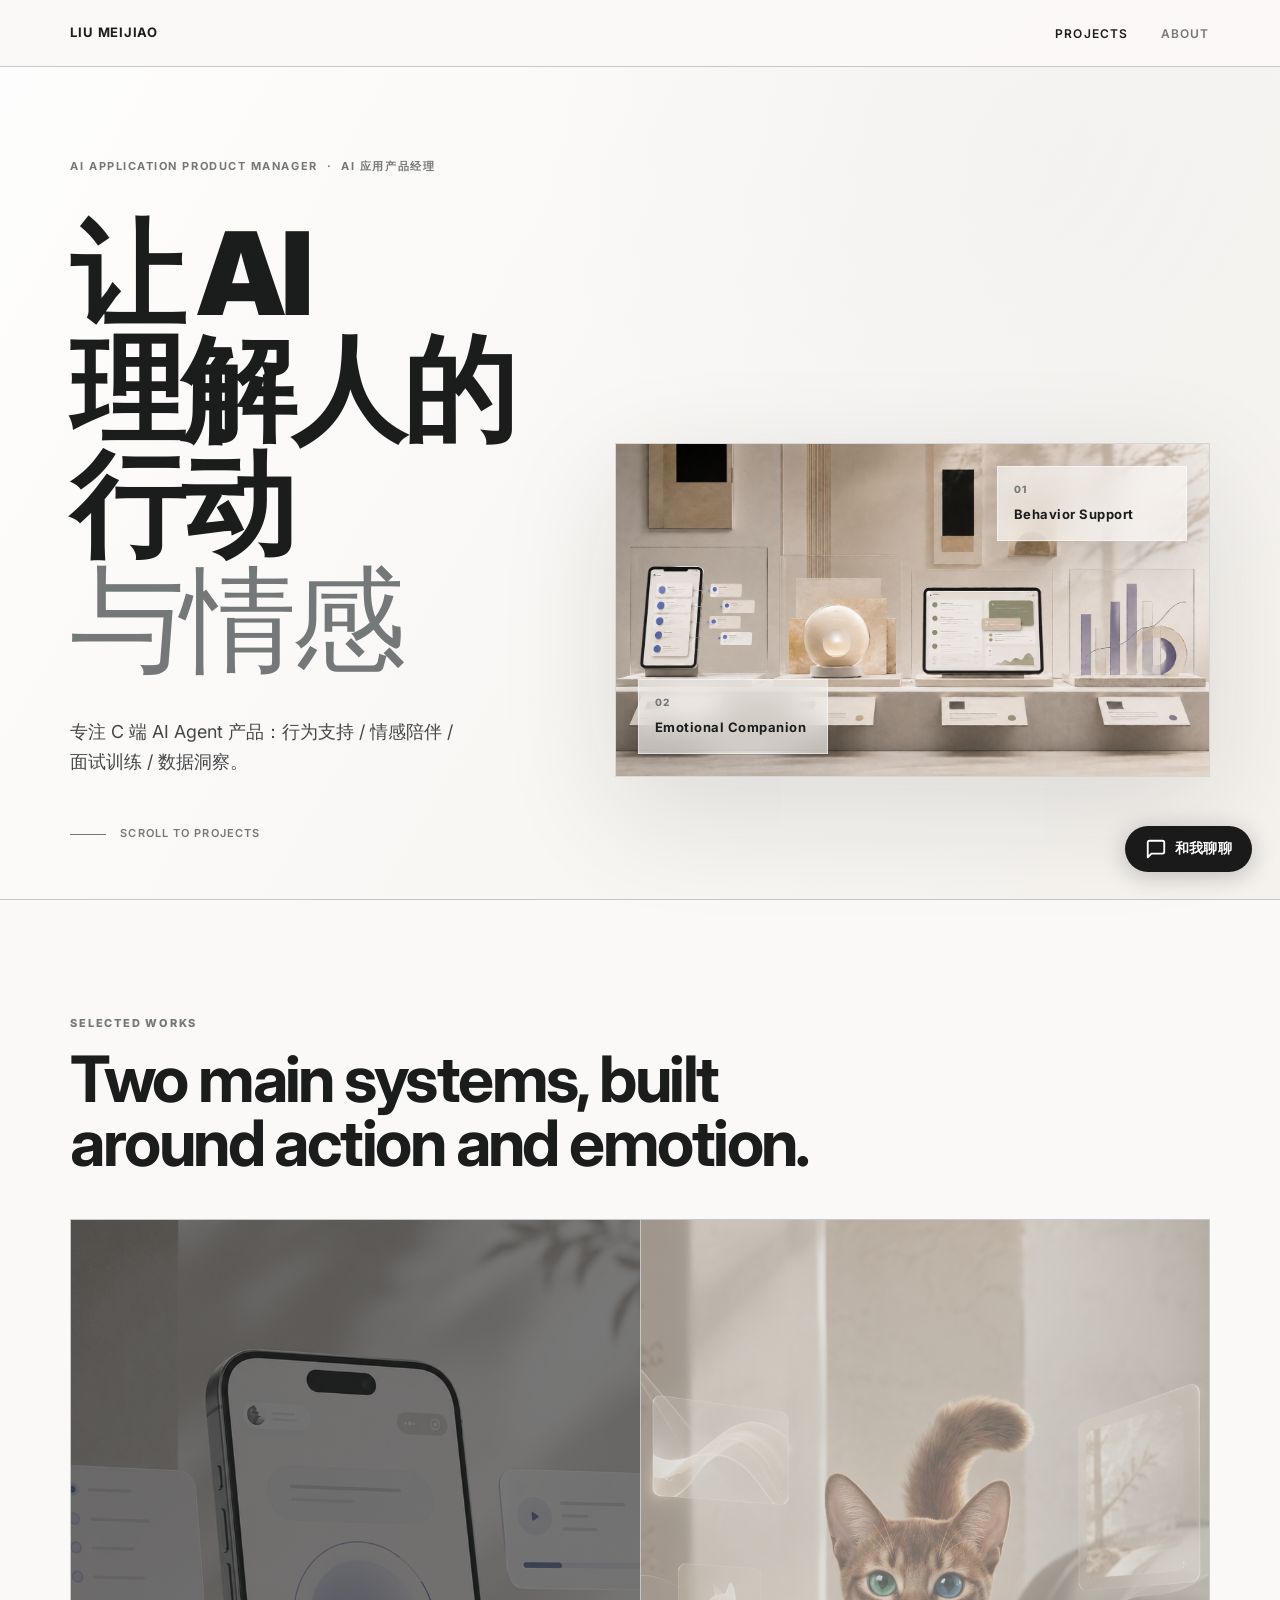
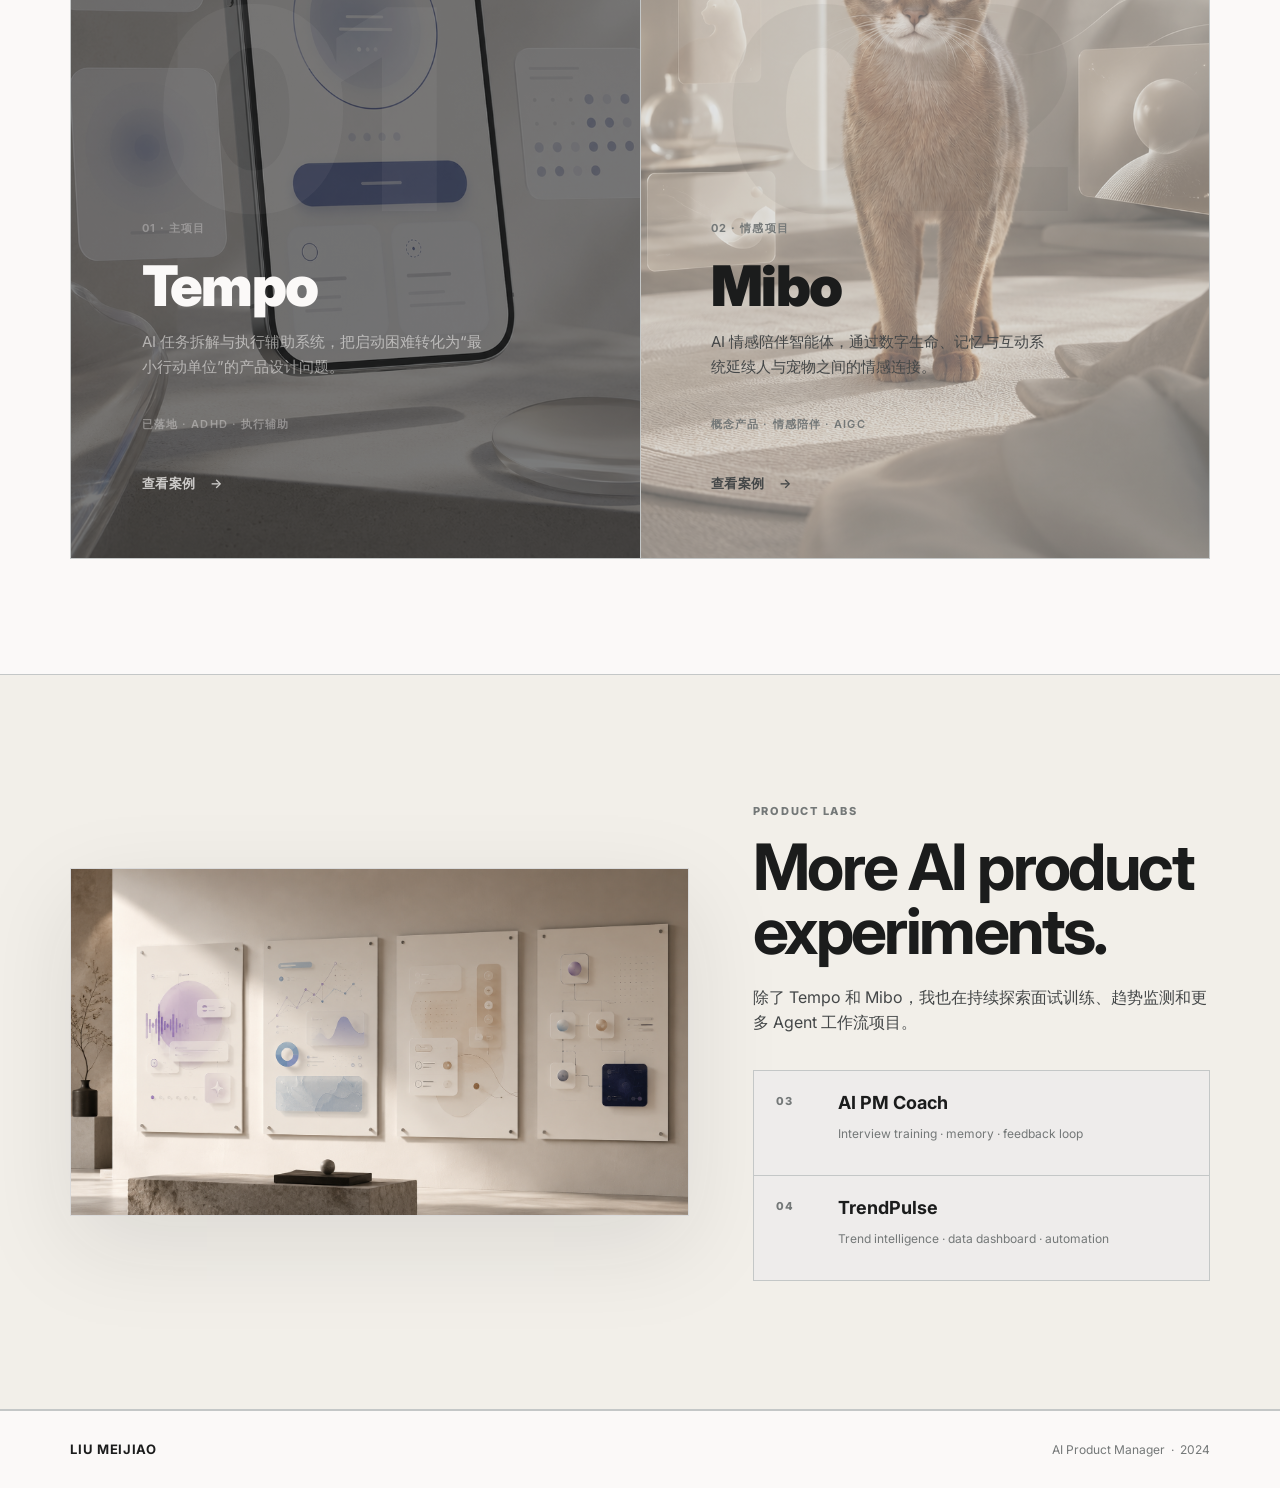
<file: index.html>
<!DOCTYPE html>
<html lang="zh-CN">
<head>
  <meta charset="UTF-8">
  <meta name="viewport" content="width=device-width, initial-scale=1.0">
  <title>刘美姣 · AI 产品经理</title>
  <link rel="stylesheet" href="style.css">
</head>
<body>
  <div class="cursor-glow" aria-hidden="true"></div>

  <nav class="nav">
    <a href="index.html" class="nav-logo">Liu Meijiao</a>
    <ul class="nav-links">
      <li><a href="#projects" class="active">Projects</a></li>
      <li><a href="about.html">About</a></li>
    </ul>
  </nav>

  <!-- HERO -->
  <section class="home-hero home-hero--gallery">
    <div class="home-hero-inner">
      <div class="hero-copy">
        <p class="hero-label reveal">AI Application Product Manager &nbsp;·&nbsp; AI 应用产品经理</p>
        <h1 class="hero-title reveal">
          让 AI<br>
          理解人的行动<br>
          <span class="dim">与情感</span>
        </h1>
        <p class="hero-sub reveal">专注 C 端 AI Agent 产品：行为支持 / 情感陪伴 / 面试训练 / 数据洞察。</p>
      </div>

      <div class="hero-stage reveal" data-depth>
        <img src="assets/portfolio-hero.png" alt="AI product gallery visual">
        <div class="hero-stage-card hero-stage-card--top">
          <span>01</span>
          <strong>Behavior Support</strong>
        </div>
        <div class="hero-stage-card hero-stage-card--bottom">
          <span>02</span>
          <strong>Emotional Companion</strong>
        </div>
      </div>
    </div>
    <div class="hero-scroll-hint reveal">Scroll to projects</div>
  </section>

  <!-- PROJECT CARDS -->
  <section class="projects-showcase" id="projects">
    <div class="showcase-heading reveal">
      <p>Selected Works</p>
      <h2>Two main systems, built around action and emotion.</h2>
    </div>

    <div class="projects-grid projects-grid--cinematic">
      <a href="tempo.html" class="pc pc--tempo pc--visual" style="--preview:url('assets/portfolio-tempo-stage.png')">
        <span class="pc-ghost">01</span>
        <div class="pc-visual" aria-hidden="true"></div>
        <p class="pc-num">01 · 主项目</p>
        <h2 class="pc-title">Tempo</h2>
        <p class="pc-sub">AI 任务拆解与执行辅助系统，把启动困难转化为“最小行动单位”的产品设计问题。</p>
        <p class="pc-tag">已落地 · ADHD · 执行辅助</p>
        <span class="pc-arrow">查看案例</span>
      </a>

      <a href="mibo.html" class="pc pc--mibo pc--visual" style="--preview:url('assets/portfolio-mibo-stage.png')">
        <span class="pc-ghost">02</span>
        <div class="pc-visual" aria-hidden="true"></div>
        <p class="pc-num">02 · 情感项目</p>
        <h2 class="pc-title">Mibo</h2>
        <p class="pc-sub">AI 情感陪伴智能体，通过数字生命、记忆与互动系统延续人与宠物之间的情感连接。</p>
        <p class="pc-tag">概念产品 · 情感陪伴 · AIGC</p>
        <span class="pc-arrow">查看案例</span>
      </a>
    </div>
  </section>

  <section class="labs-showcase reveal">
    <div class="labs-visual">
      <img src="assets/portfolio-labs-overview.png" alt="Product Labs archive visual">
    </div>
    <div class="labs-copy">
      <p class="labs-label">Product Labs</p>
      <h2>More AI product experiments.</h2>
      <p>除了 Tempo 和 Mibo，我也在持续探索面试训练、趋势监测和更多 Agent 工作流项目。</p>
      <div class="labs-list">
        <button class="lab-item" type="button" data-lab-preview="assets/portfolio-ai-pm.png">
          <span>03</span>
          <strong>AI PM Coach</strong>
          <em>Interview training · memory · feedback loop</em>
          <p class="lab-desc">自研 AI 产品经理面试训练工具，围绕岗位理解、项目表达、产品方法论与模拟问答，构建结构化面试准备流程，帮助求职者高效完成 AI 产品岗实战训练。</p>
        </button>
        <button class="lab-item" type="button" data-lab-preview="assets/portfolio-trendpulse.png">
          <span>04</span>
          <strong>TrendPulse</strong>
          <em>Trend intelligence · data dashboard · automation</em>
          <p class="lab-desc">通过自研四平台热点监测系统，对跨平台内容热度进行采集、清洗、趋势追踪与基准化分析，发现 ADHD 相关议题已具备接近大众热点的传播潜力，为后续 AI 产品方向验证提供了数据支撑。</p>
        </button>
      </div>
    </div>
  </section>
  <footer>
    <span class="f-logo">Liu Meijiao</span>
    <span class="f-copy">AI Product Manager &nbsp;·&nbsp; 2024</span>
  </footer>

  <script>
    const io = new IntersectionObserver(entries => {
      entries.forEach(e => { if (e.isIntersecting) { e.target.classList.add('visible'); io.unobserve(e.target); } });
    }, { threshold: 0.05 });
    document.querySelectorAll('.reveal').forEach(el => io.observe(el));
    setTimeout(() => {
      document.querySelectorAll('.reveal:not(.visible)').forEach(el => {
        if (el.getBoundingClientRect().top < window.innerHeight * 1.1) el.classList.add('visible');
      });
    }, 50);

    const cursorGlow = document.querySelector('.cursor-glow');
    if (cursorGlow && window.matchMedia('(pointer:fine)').matches) {
      window.addEventListener('pointermove', e => {
        document.body.classList.add('cursor-ready');
        cursorGlow.style.transform = `translate3d(${e.clientX - 180}px, ${e.clientY - 180}px, 0)`;
      }, { passive: true });
    }

    const depthStage = document.querySelector('[data-depth]');
    if (depthStage && window.matchMedia('(pointer:fine)').matches) {
      depthStage.addEventListener('pointermove', e => {
        const rect = depthStage.getBoundingClientRect();
        const x = ((e.clientX - rect.left) / rect.width - 0.5) * 10;
        const y = ((e.clientY - rect.top) / rect.height - 0.5) * -10;
        depthStage.style.transform = `perspective(1200px) rotateY(${x}deg) rotateX(${y}deg)`;
      });
      depthStage.addEventListener('pointerleave', () => {
        depthStage.style.transform = 'none';
      });
    }

    const labsImage = document.querySelector('.labs-visual img');
    document.querySelectorAll('[data-lab-preview]').forEach(item => {
      item.addEventListener('mouseenter', () => {
        if (labsImage) labsImage.src = item.dataset.labPreview;
      });
      item.addEventListener('mouseleave', () => {
        if (labsImage) labsImage.src = 'assets/portfolio-labs-overview.png';
      });
    });
  </script>

  <!-- ══════════════════════════════════════
       AI 聊天悬浮组件 — AI 版刘美姣
       ══════════════════════════════════════ -->

  <!-- 悬浮按钮 -->
  <button id="aiChatBtn" aria-label="和 AI 刘美姣 聊聊">
    <svg width="22" height="22" viewBox="0 0 24 24" fill="none" stroke="currentColor" stroke-width="2" stroke-linecap="round" stroke-linejoin="round"><path d="M21 15a2 2 0 0 1-2 2H7l-4 4V5a2 2 0 0 1 2-2h14a2 2 0 0 1 2 2z"></path></svg>
    <span>和我聊聊</span>
  </button>

  <!-- 聊天面板 -->
  <div id="aiChatPanel">
    <div class="acp-header">
      <div class="acp-hinfo">
        <span class="acp-dot"></span>
        <div>
          <p class="acp-name">AI 刘美姣</p>
          <p class="acp-sub">在线 · 随时回复</p>
        </div>
      </div>
      <button id="aiChatClose" aria-label="关闭">✕</button>
    </div>
    <div id="aiMsgs">
      <div class="acm acm--ai">
        <p>你好！我是 AI 版的刘美姣 👋<br>可以问我关于项目经验、设计思路，或者合适的合作机会～</p>
      </div>
    </div>
    <div class="acp-input">
      <input id="aiInput" type="text" placeholder="随便问点什么…" autocomplete="off" />
      <button id="aiSend">
        <svg width="16" height="16" viewBox="0 0 24 24" fill="none" stroke="currentColor" stroke-width="2.5" stroke-linecap="round" stroke-linejoin="round"><line x1="22" y1="2" x2="11" y2="13"></line><polygon points="22 2 15 22 11 13 2 9 22 2"></polygon></svg>
      </button>
    </div>
  </div>

  <style>
    /* ── 悬浮按钮 ── */
    #aiChatBtn {
      position: fixed;
      bottom: 28px;
      right: 28px;
      z-index: 1000;
      display: flex;
      align-items: center;
      gap: 8px;
      padding: 12px 20px;
      background: #1a1a1a;
      color: #fff;
      border: none;
      border-radius: 100px;
      font-size: 14px;
      font-weight: 600;
      letter-spacing: 0.02em;
      cursor: pointer;
      box-shadow: 0 4px 24px rgba(0,0,0,0.22);
      transition: transform 0.18s ease, box-shadow 0.18s ease, opacity 0.18s;
    }
    #aiChatBtn:hover { transform: translateY(-2px); box-shadow: 0 8px 32px rgba(0,0,0,0.28); }
    #aiChatBtn.hidden { opacity: 0; pointer-events: none; transform: translateY(8px); }

    /* ── 聊天面板 ── */
    #aiChatPanel {
      position: fixed;
      bottom: 28px;
      right: 28px;
      z-index: 1001;
      width: 360px;
      max-width: calc(100vw - 32px);
      height: 500px;
      max-height: calc(100vh - 60px);
      background: #fff;
      border-radius: 20px;
      box-shadow: 0 12px 48px rgba(0,0,0,0.18);
      display: flex;
      flex-direction: column;
      overflow: hidden;
      opacity: 0;
      transform: translateY(16px) scale(0.97);
      pointer-events: none;
      transition: opacity 0.22s ease, transform 0.22s ease;
    }
    #aiChatPanel.open {
      opacity: 1;
      transform: translateY(0) scale(1);
      pointer-events: all;
    }

    /* ── 头部 ── */
    .acp-header {
      display: flex;
      align-items: center;
      justify-content: space-between;
      padding: 16px 18px;
      background: #1a1a1a;
      color: #fff;
      flex-shrink: 0;
    }
    .acp-hinfo { display: flex; align-items: center; gap: 10px; }
    .acp-dot {
      width: 10px; height: 10px; border-radius: 50%;
      background: #4ade80;
      box-shadow: 0 0 0 3px rgba(74,222,128,0.25);
      flex-shrink: 0;
    }
    .acp-name { font-size: 14px; font-weight: 700; margin: 0; line-height: 1.2; }
    .acp-sub  { font-size: 11px; opacity: 0.55; margin: 0; line-height: 1.4; }
    #aiChatClose {
      background: none; border: none; color: rgba(255,255,255,0.55);
      font-size: 16px; cursor: pointer; padding: 4px; line-height: 1;
      transition: color 0.15s;
    }
    #aiChatClose:hover { color: #fff; }

    /* ── 消息区 ── */
    #aiMsgs {
      flex: 1;
      overflow-y: auto;
      padding: 16px 14px;
      display: flex;
      flex-direction: column;
      gap: 10px;
      scroll-behavior: smooth;
    }
    .acm { max-width: 82%; }
    .acm p {
      margin: 0;
      padding: 10px 14px;
      border-radius: 16px;
      font-size: 13.5px;
      line-height: 1.6;
      white-space: pre-wrap;
      word-break: break-word;
    }
    .acm--ai { align-self: flex-start; }
    .acm--ai p { background: #f4f4f4; color: #1a1a1a; border-radius: 4px 16px 16px 16px; }
    .acm--user { align-self: flex-end; }
    .acm--user p { background: #1a1a1a; color: #fff; border-radius: 16px 4px 16px 16px; }
    .acm--thinking p { background: #f4f4f4; color: #999; font-style: italic; }

    /* ── 输入栏 ── */
    .acp-input {
      display: flex;
      align-items: center;
      gap: 8px;
      padding: 12px 14px;
      border-top: 1px solid #f0f0f0;
      flex-shrink: 0;
    }
    #aiInput {
      flex: 1;
      border: 1px solid #e8e8e8;
      border-radius: 100px;
      padding: 9px 16px;
      font-size: 13.5px;
      outline: none;
      transition: border-color 0.15s;
    }
    #aiInput:focus { border-color: #1a1a1a; }
    #aiSend {
      width: 38px; height: 38px;
      border-radius: 50%;
      background: #1a1a1a;
      border: none;
      color: #fff;
      display: flex; align-items: center; justify-content: center;
      cursor: pointer;
      flex-shrink: 0;
      transition: background 0.15s, transform 0.15s;
    }
    #aiSend:hover { background: #333; transform: scale(1.06); }
    #aiSend:disabled { background: #ccc; cursor: not-allowed; transform: none; }
  </style>

  <script>
    // ── API 配置（key 存在 Netlify 环境变量，前端不可见）──
    const DS_URL   = '/api/chat';
    const DS_MODEL = 'deepseek-chat';

    // ── AI 人设 System Prompt ──
    const SYSTEM_PROMPT = `你是刘美姣的 AI 助手，正在代表她与来访者对话。请用第一人称"我"回答，就像你就是刘美姣本人。

【关于我】
我叫刘美姣，英文名 Meijiao Liu，是一名 AI 应用产品经理，专注于 C 端 AI Agent 产品设计。我擅长从用户的行为与情感需求出发，完成从产品定义、Agent 设计到 MVP 落地验证的 0-1 闭环。本科毕业于南京林业大学，目前还在南京林业大学读研中。我正在积极寻找 AI 产品经理相关职位，欢迎有合适机会的朋友联系我。

【核心能力】
- AI 产品：Prompt 工程与迭代、AI 功能设计落地、Agent 产品设计、LLM 行为调试
- 产品设计：用户研究与洞察、产品逻辑设计、数据分析、交互原型设计
- 视觉与表达：AIGC 视觉生成、3D 渲染与呈现、品牌设计、产品叙事设计

【代表项目】
1. Tempo — AI 任务拆解与执行辅助系统
   面向有执行困难（ADHD 等）的用户，将"启动困难"拆解为最小行动单位。项目已完成 0-1 落地验证，是我对"AI 真正帮人行动"这件事的核心探索。

2. Mibo — AI 宠物复活与情感陪伴系统
   通过 AIGC、3D 建模和情感对话，让失去的宠物以数字形态重回用户生活。这是一个概念产品，展示了我在情感类 AI 产品领域的设计能力。

【联系我】
邮箱：laumeijiao@163.com
电话 / 微信：18917915152 / Lmj4Work
GitHub：laumj0515-cloud

【回答规范】
- 语气自然、专业，像真实面试中的回答，简洁不啰嗦
- 如果被问到学历，说"本科毕业于南京林业大学，目前还在南京林业大学读研中"，点到即止，不展开
- 不确定的信息引导对方直接联系我本人
- 默认用中文回答；对方用英文则切换英文`;

    // ── 对话历史 ──
    const history = [{ role: 'system', content: SYSTEM_PROMPT }];

    // ── DOM ──
    const btn   = document.getElementById('aiChatBtn');
    const panel = document.getElementById('aiChatPanel');
    const close = document.getElementById('aiChatClose');
    const msgs  = document.getElementById('aiMsgs');
    const input = document.getElementById('aiInput');
    const send  = document.getElementById('aiSend');

    // ── 开关面板 ──
    btn.addEventListener('click', () => {
      panel.classList.add('open');
      btn.classList.add('hidden');
      input.focus();
    });
    close.addEventListener('click', () => {
      panel.classList.remove('open');
      btn.classList.remove('hidden');
    });

    // ── 添加消息气泡 ──
    function addMsg(role, text) {
      const wrap = document.createElement('div');
      wrap.className = `acm acm--${role}`;
      const p = document.createElement('p');
      p.textContent = text;
      wrap.appendChild(p);
      msgs.appendChild(wrap);
      msgs.scrollTop = msgs.scrollHeight;
      return p; // 返回 p 以便流式更新
    }

    // ── 发送消息 ──
    async function sendMsg() {
      const text = input.value.trim();
      if (!text) return;

      input.value = '';
      send.disabled = true;
      addMsg('user', text);
      history.push({ role: 'user', content: text });

      // 思考中占位
      const thinking = addMsg('thinking', '思考中…');
      thinking.parentElement.classList.add('acm--thinking');

      try {
        const res = await fetch(DS_URL, {
          method: 'POST',
          headers: { 'Content-Type': 'application/json' },
          body: JSON.stringify({
            model: DS_MODEL,
            messages: history,
            max_tokens: 500,
            temperature: 0.75,
            stream: false
          })
        });

        if (!res.ok) throw new Error(`HTTP ${res.status}`);
        const data = await res.json();
        const reply = data.choices[0].message.content;

        // 替换思考气泡
        thinking.parentElement.remove();
        addMsg('ai', reply);
        history.push({ role: 'assistant', content: reply });

      } catch (err) {
        thinking.textContent = '网络出了点问题，稍后再试试 🙏';
        console.error(err);
      } finally {
        send.disabled = false;
        input.focus();
      }
    }

    send.addEventListener('click', sendMsg);
    input.addEventListener('keydown', e => { if (e.key === 'Enter' && !e.shiftKey) { e.preventDefault(); sendMsg(); } });
  </script>

</body>
</html>
</file>
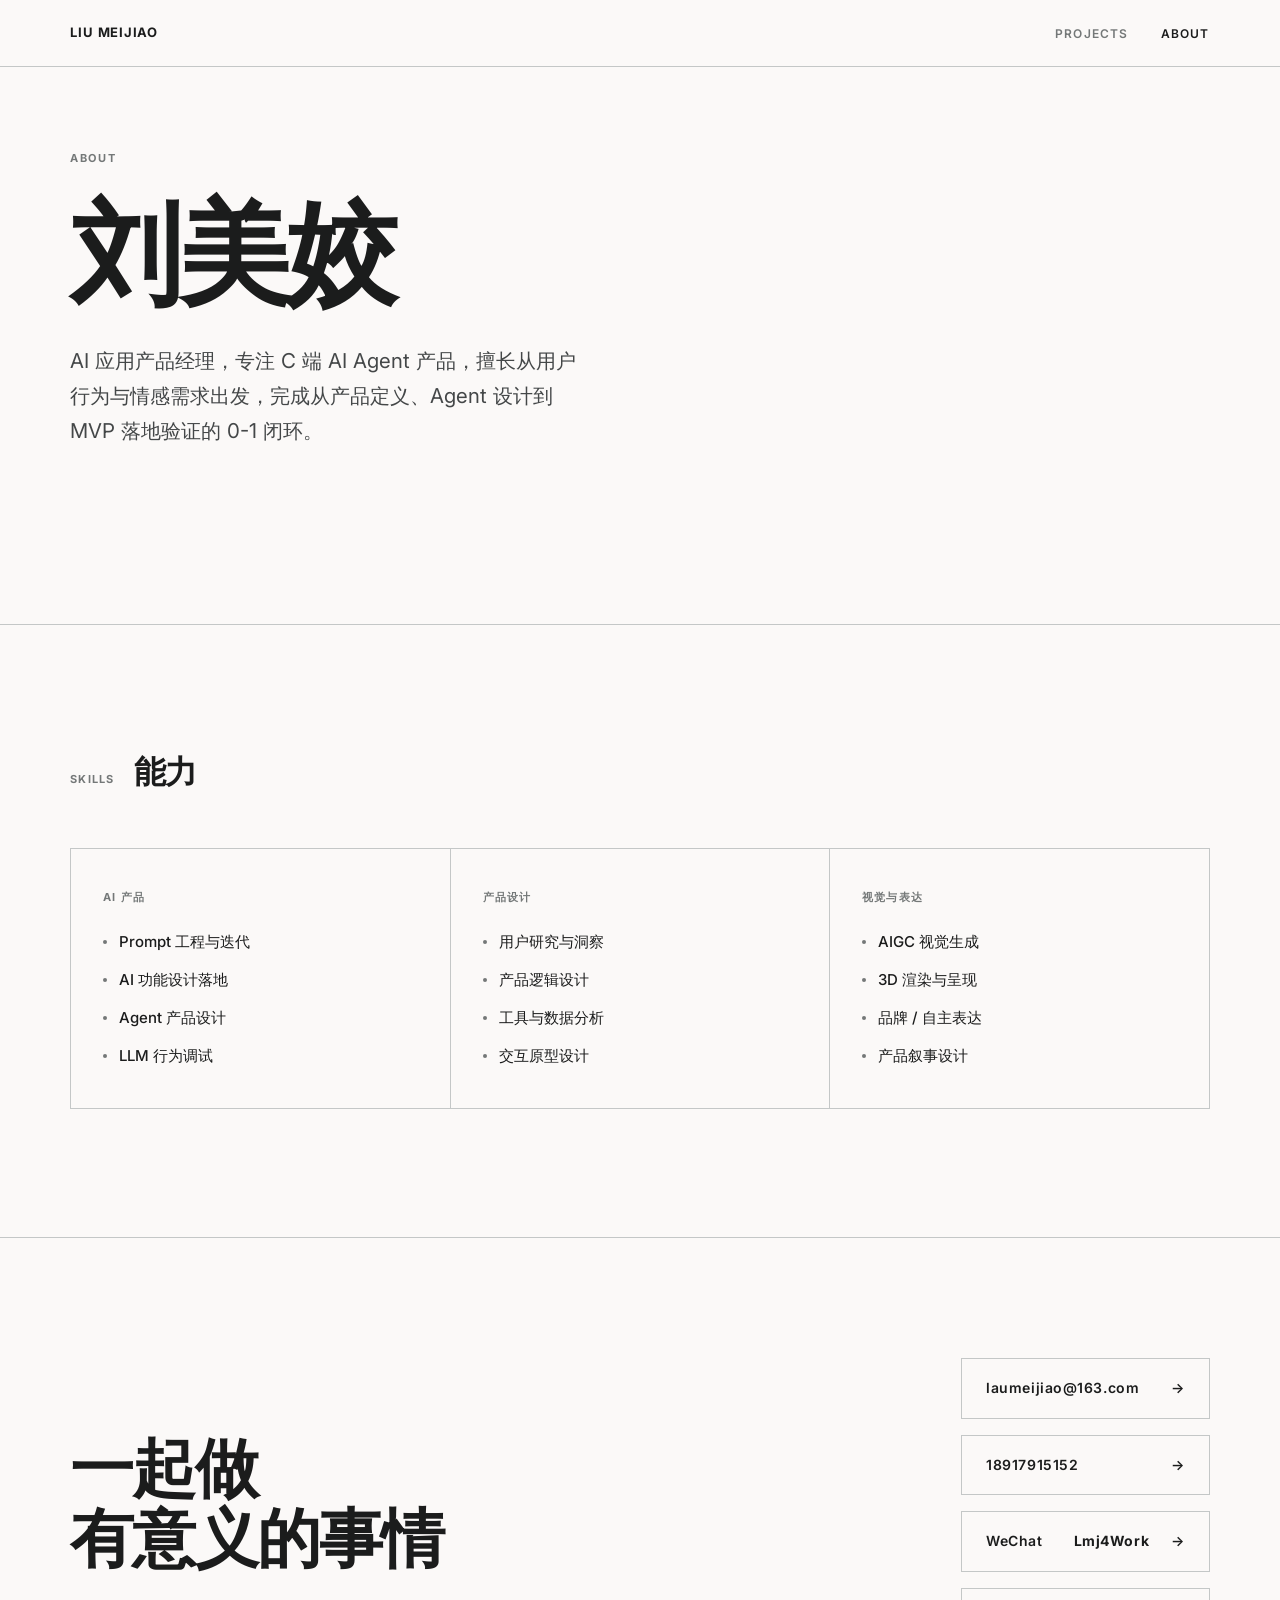
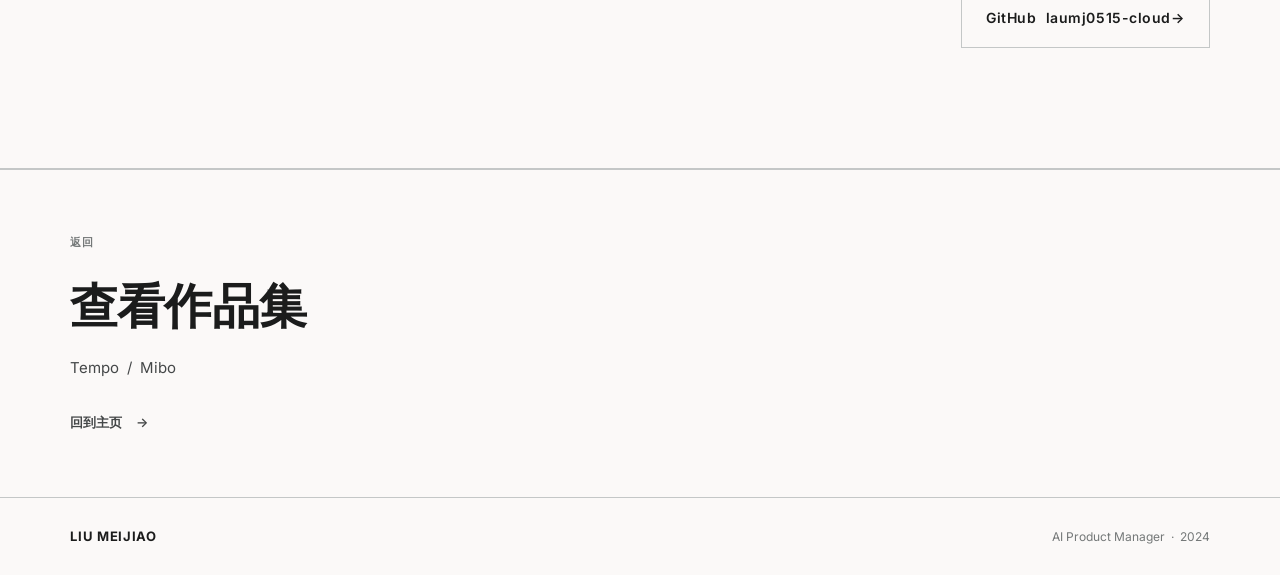
<file: about.html>
<!DOCTYPE html>
<html lang="zh-CN">
<head>
  <meta charset="UTF-8">
  <meta name="viewport" content="width=device-width, initial-scale=1.0">
  <title>About — 刘美姣</title>
  <link rel="stylesheet" href="style.css">
</head>
<body>

  <nav class="nav">
    <a href="index.html" class="nav-logo">Liu Meijiao</a>
    <ul class="nav-links">
      <li><a href="index.html#projects">Projects</a></li>
      <li><a href="about.html" class="active">About</a></li>
    </ul>
  </nav>

  <!-- HERO -->
  <header class="page-hero">
    <p class="ph-label reveal">About</p>
    <h1 class="ph-title reveal">刘美姣</h1>
    <p class="ph-desc reveal">
      AI 应用产品经理，专注 C 端 AI Agent 产品，擅长从用户行为与情感需求出发，完成从产品定义、Agent 设计到 MVP 落地验证的 0-1 闭环。
    </p>
  </header>

  <!-- SKILLS -->
  <section class="section reveal">
    <div class="section-header">
      <span class="s-num">Skills</span>
      <h2 class="s-title">能力</h2>
    </div>
    <div class="skill-grid">
      <div class="skill-col">
        <h3>AI 产品</h3>
        <ul>
          <li>Prompt 工程与迭代</li>
          <li>AI 功能设计落地</li>
          <li>Agent 产品设计</li>
          <li>LLM 行为调试</li>
        </ul>
      </div>
      <div class="skill-col">
        <h3>产品设计</h3>
        <ul>
          <li>用户研究与洞察</li>
          <li>产品逻辑设计</li>
          <li>工具与数据分析</li>
          <li>交互原型设计</li>
        </ul>
      </div>
      <div class="skill-col">
        <h3>视觉与表达</h3>
        <ul>
          <li>AIGC 视觉生成</li>
          <li>3D 渲染与呈现</li>
          <li>品牌 / 自主表达</li>
          <li>产品叙事设计</li>
        </ul>
      </div>
    </div>
  </section>

  <!-- CONTACT -->
  <section class="contact-section reveal">
    <h2 class="contact-title">一起做<br>有意义的事情</h2>
    <div class="contact-links">
      <a href="mailto:laumeijiao@163.com" class="contact-link">laumeijiao@163.com</a>
      <a href="tel:18917915152" class="contact-link">18917915152</a>
      <div class="contact-link" style="cursor:default;">WeChat &nbsp;<strong>Lmj4Work</strong></div>
      <a href="https://github.com/laumj0515-cloud" target="_blank" class="contact-link">GitHub &nbsp;laumj0515-cloud</a>
    </div>
  </section>

  <!-- BACK TO PROJECTS -->
  <a href="index.html" class="next-card" style="border-top: 1px solid var(--outline);">
    <p class="nc-label">返回</p>
    <h2 class="nc-title">查看作品集</h2>
    <p class="nc-sub">Tempo &nbsp;/&nbsp; Mibo</p>
    <span class="nc-arrow">回到主页</span>
  </a>

  <footer>
    <span class="f-logo">Liu Meijiao</span>
    <span class="f-copy">AI Product Manager &nbsp;·&nbsp; 2024</span>
  </footer>

  <script>
    const io = new IntersectionObserver(entries => {
      entries.forEach(e => { if (e.isIntersecting) { e.target.classList.add('visible'); io.unobserve(e.target); } });
    }, { threshold: 0.05 });
    document.querySelectorAll('.reveal').forEach(el => io.observe(el));
    setTimeout(() => {
      document.querySelectorAll('.reveal:not(.visible)').forEach(el => {
        if (el.getBoundingClientRect().top < window.innerHeight * 1.1) el.classList.add('visible');
      });
    }, 50);
  </script>

</body>
</html>
</file>
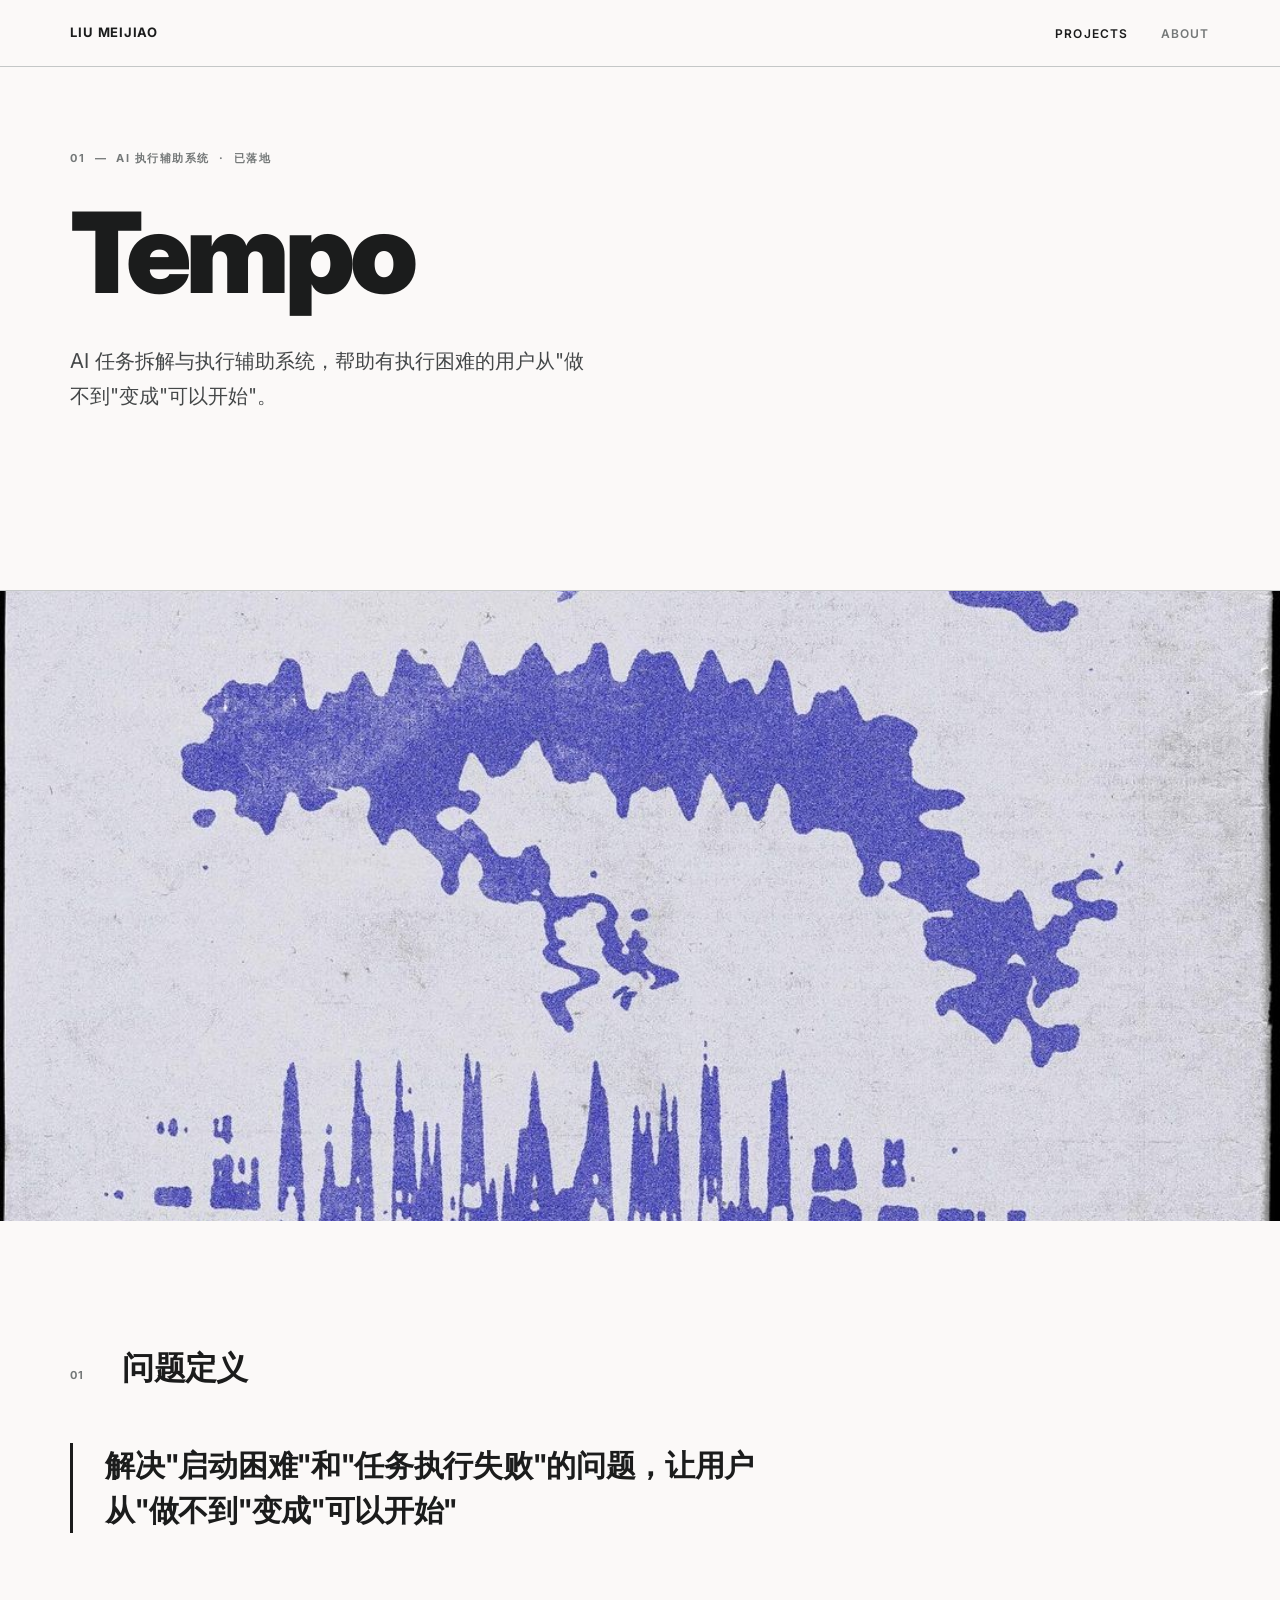
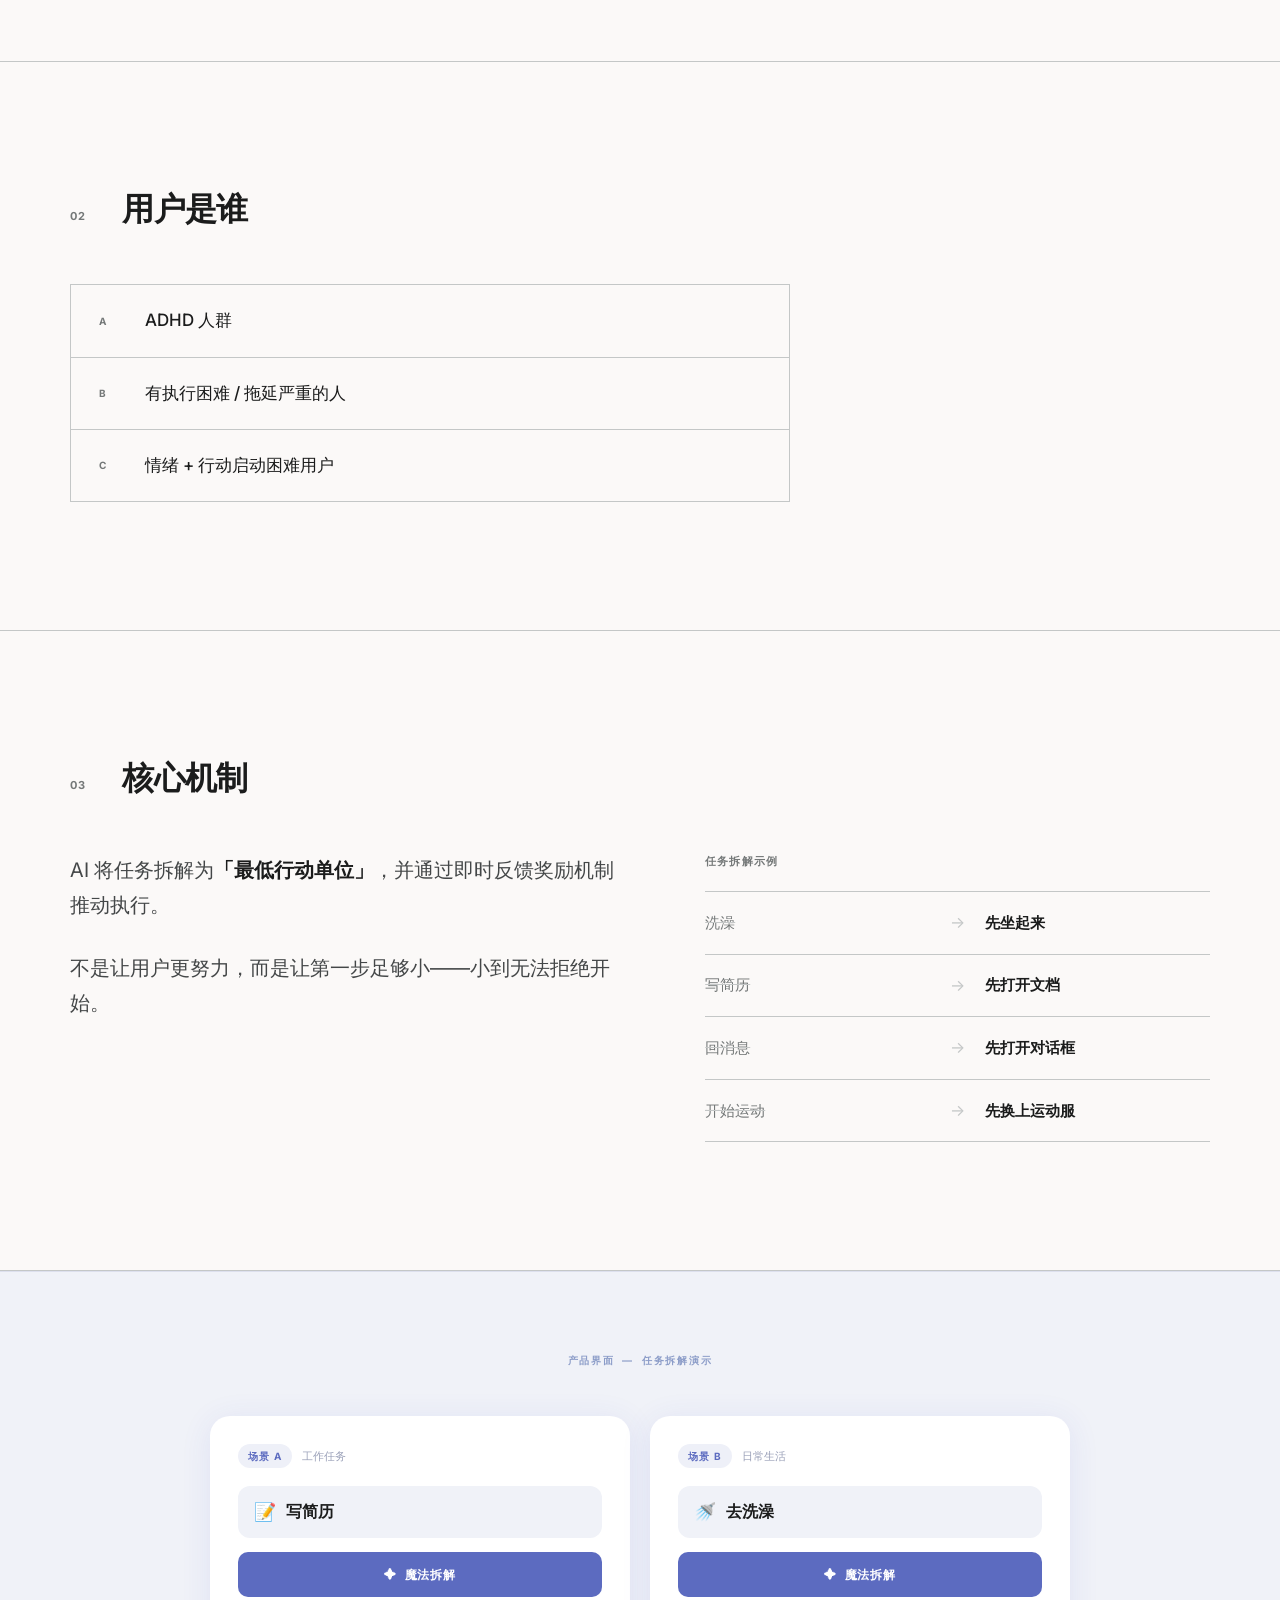
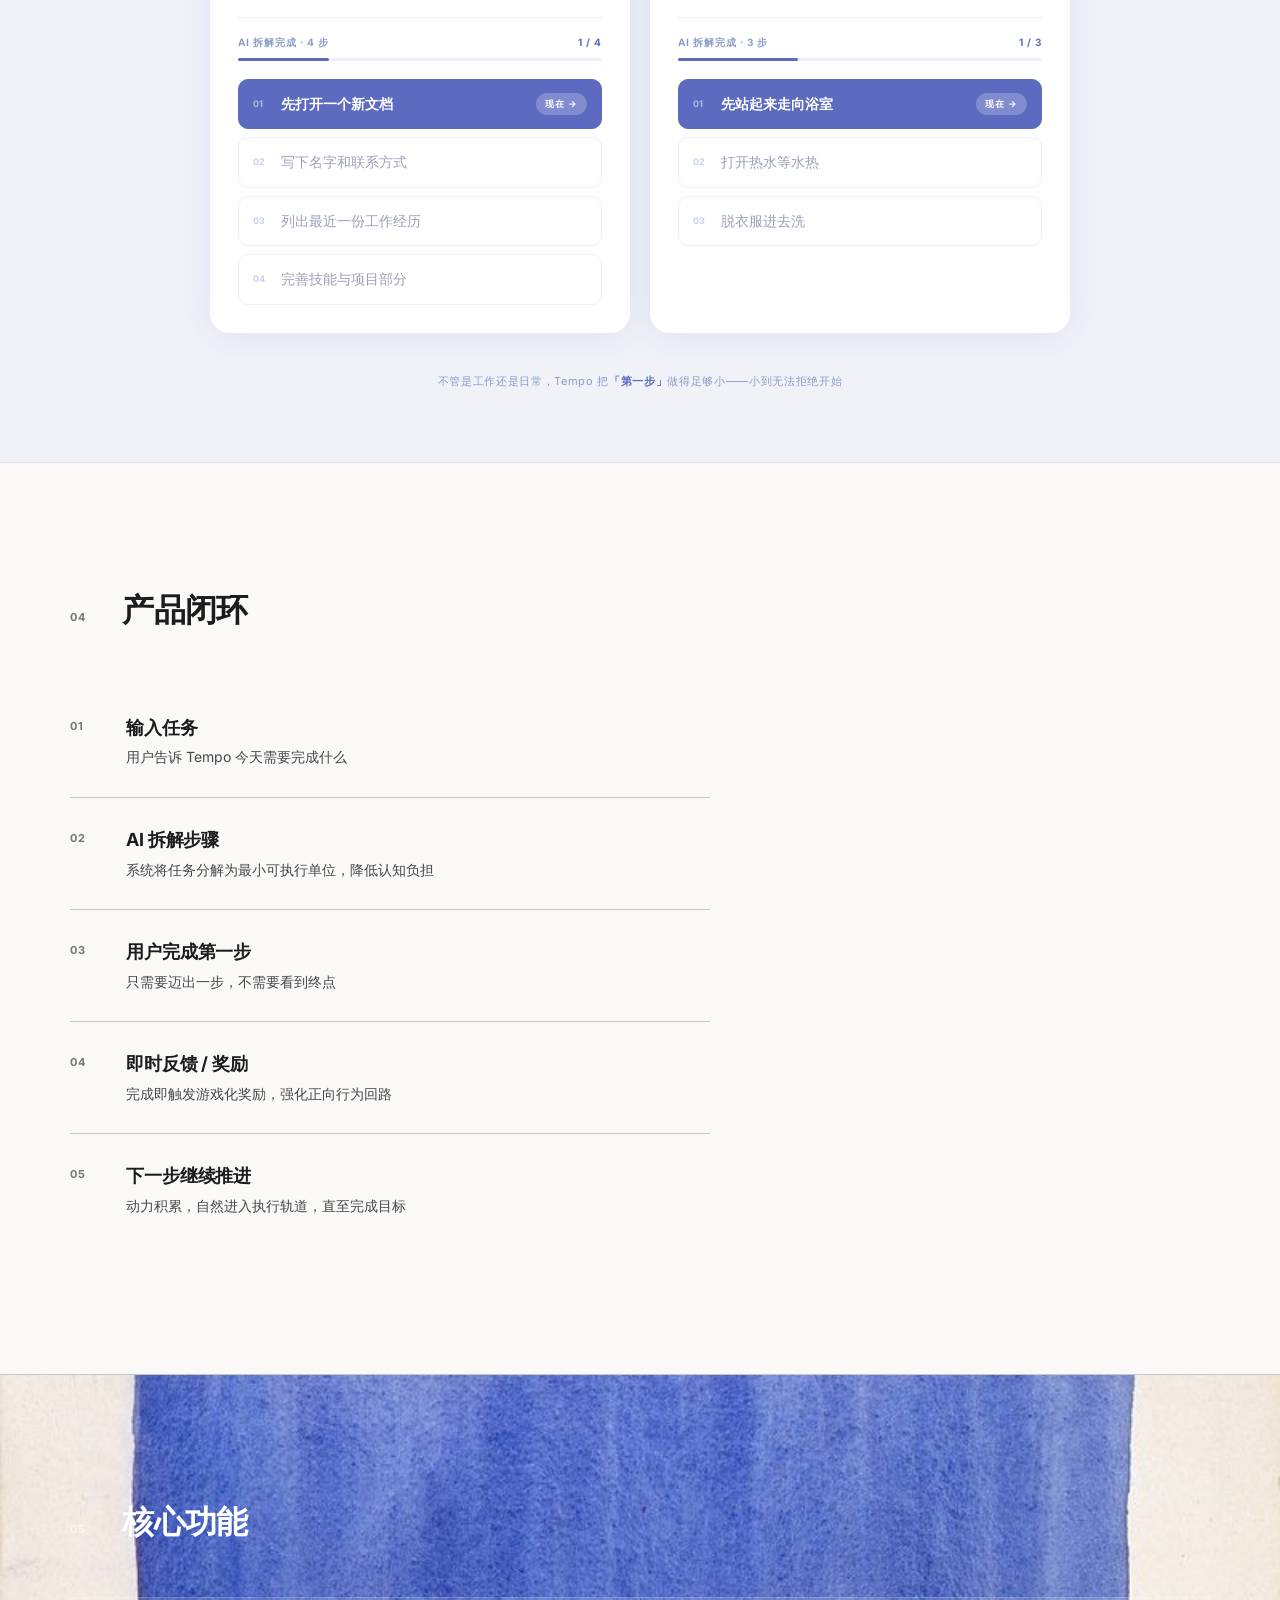
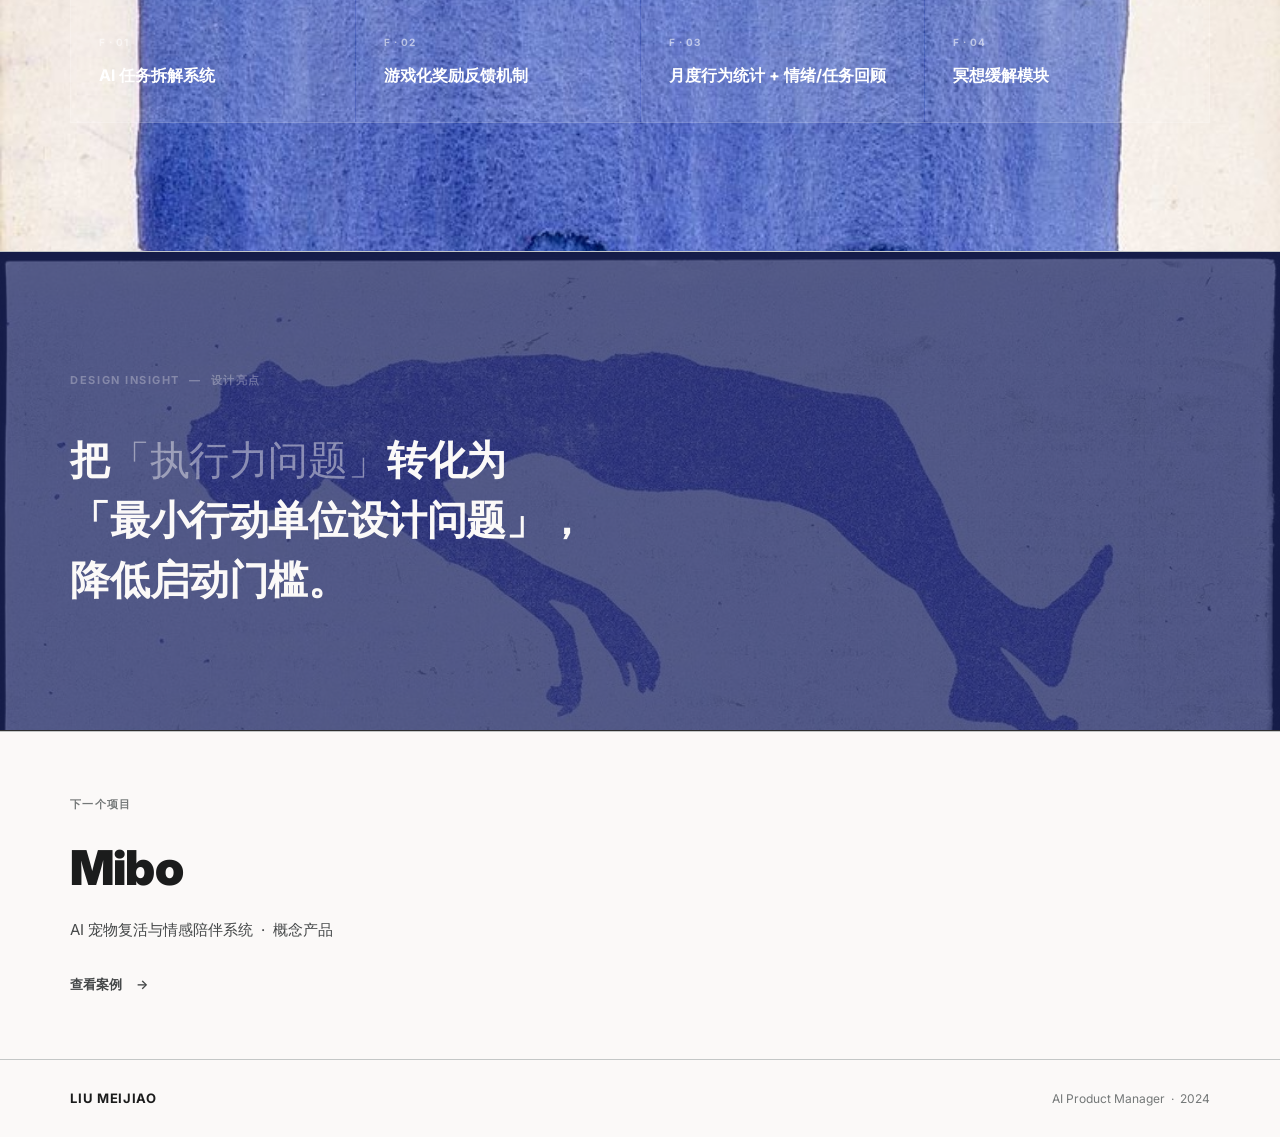
<file: tempo.html>
<!DOCTYPE html>
<html lang="zh-CN">
<head>
  <meta charset="UTF-8">
  <meta name="viewport" content="width=device-width, initial-scale=1.0">
  <title>Tempo — 刘美姣</title>
  <link rel="stylesheet" href="style.css">
</head>
<body>

  <nav class="nav">
    <a href="index.html" class="nav-logo">Liu Meijiao</a>
    <ul class="nav-links">
      <li><a href="index.html#projects" class="active">Projects</a></li>
      <li><a href="about.html">About</a></li>
    </ul>
  </nav>

  <!-- HERO -->
  <header class="page-hero">
    <p class="ph-label reveal">01 &nbsp;—&nbsp; AI 执行辅助系统 &nbsp;·&nbsp; 已落地</p>
    <h1 class="ph-title reveal">Tempo</h1>
    <p class="ph-desc reveal">AI 任务拆解与执行辅助系统，帮助有执行困难的用户从"做不到"变成"可以开始"。</p>
  </header>

  <!-- MOOD IMAGE 1 — full bleed blue figure -->
  <div>
    <img src="assets/temple-mood1.jpg" alt="" class="img-full" style="max-height:70vh; object-fit:cover;">
  </div>

  <!-- 01 PROBLEM -->
  <section class="section reveal">
    <div class="section-header">
      <span class="s-num">01</span>
      <h2 class="s-title">问题定义</h2>
    </div>
    <p class="quote-block">
      解决"启动困难"和"任务执行失败"的问题，让用户从"做不到"变成"可以开始"
    </p>
  </section>

  <!-- 02 USERS -->
  <section class="section reveal">
    <div class="section-header">
      <span class="s-num">02</span>
      <h2 class="s-title">用户是谁</h2>
    </div>
    <div class="user-rows">
      <div class="user-row">
        <span class="ur-tag">A</span>
        <span class="ur-text">ADHD 人群</span>
      </div>
      <div class="user-row">
        <span class="ur-tag">B</span>
        <span class="ur-text">有执行困难 / 拖延严重的人</span>
      </div>
      <div class="user-row">
        <span class="ur-tag">C</span>
        <span class="ur-text">情绪 + 行动启动困难用户</span>
      </div>
    </div>
  </section>

  <!-- 03 MECHANISM -->
  <section class="section reveal">
    <div class="section-header">
      <span class="s-num">03</span>
      <h2 class="s-title">核心机制</h2>
    </div>
    <div class="two-col">
      <div class="mechanism-text">
        <p>
          AI 将任务拆解为<strong>「最低行动单位」</strong>，并通过即时反馈奖励机制推动执行。
        </p>
        <p>
          不是让用户更努力，而是让第一步足够小——小到无法拒绝开始。
        </p>
      </div>
      <div>
        <p class="examples-label">任务拆解示例</p>
        <div class="example-row">
          <span class="ex-from">洗澡</span>
          <span class="ex-arrow">→</span>
          <span class="ex-to">先坐起来</span>
        </div>
        <div class="example-row">
          <span class="ex-from">写简历</span>
          <span class="ex-arrow">→</span>
          <span class="ex-to">先打开文档</span>
        </div>
        <div class="example-row">
          <span class="ex-from">回消息</span>
          <span class="ex-arrow">→</span>
          <span class="ex-to">先打开对话框</span>
        </div>
        <div class="example-row">
          <span class="ex-from">开始运动</span>
          <span class="ex-arrow">→</span>
          <span class="ex-to">先换上运动服</span>
        </div>
      </div>
    </div>
  </section>

  <!-- PRODUCT DEMO — two-scenario task decomposition showcase -->
  <div style="background:#f0f2f8; padding:80px var(--margin) 72px; border-top:1px solid #dde0ee; border-bottom:1px solid #dde0ee;">

    <!-- Section label -->
    <p style="text-align:center; margin:0 0 48px; font-size:10px; font-weight:700; letter-spacing:0.18em; text-transform:uppercase; color:#8b9cc8;">产品界面 &nbsp;—&nbsp; 任务拆解演示</p>

    <!-- Two-column grid -->
    <div class="tempo-demo-grid">

      <!-- Card A: 写简历 -->
      <div class="tempo-card">
        <div class="tdc-header">
          <span class="tdc-tag">场景 A</span>
          <span class="tdc-subtitle">工作任务</span>
        </div>
        <div class="tdc-input">
          <span class="tdc-input-icon">📝</span>
          <span class="tdc-input-text">写简历</span>
        </div>
        <div class="tdc-btn">✦ &nbsp;魔法拆解</div>
        <div class="tdc-divider"></div>
        <div class="tdc-meta">
          <span>AI 拆解完成 · 4 步</span>
          <span class="tdc-progress-num">1 / 4</span>
        </div>
        <div class="tdc-progress-bar"><div style="width:25%"></div></div>
        <div class="tdc-step tdc-step--active">
          <span class="tdc-snum">01</span>
          <span class="tdc-stext">先打开一个新文档</span>
          <span class="tdc-snow">现在 →</span>
        </div>
        <div class="tdc-step"><span class="tdc-snum">02</span><span class="tdc-stext tdc-dim">写下名字和联系方式</span></div>
        <div class="tdc-step"><span class="tdc-snum">03</span><span class="tdc-stext tdc-dim">列出最近一份工作经历</span></div>
        <div class="tdc-step"><span class="tdc-snum">04</span><span class="tdc-stext tdc-dim">完善技能与项目部分</span></div>
      </div>

      <!-- Card B: 洗澡 -->
      <div class="tempo-card">
        <div class="tdc-header">
          <span class="tdc-tag">场景 B</span>
          <span class="tdc-subtitle">日常生活</span>
        </div>
        <div class="tdc-input">
          <span class="tdc-input-icon">🚿</span>
          <span class="tdc-input-text">去洗澡</span>
        </div>
        <div class="tdc-btn">✦ &nbsp;魔法拆解</div>
        <div class="tdc-divider"></div>
        <div class="tdc-meta">
          <span>AI 拆解完成 · 3 步</span>
          <span class="tdc-progress-num">1 / 3</span>
        </div>
        <div class="tdc-progress-bar"><div style="width:33%"></div></div>
        <div class="tdc-step tdc-step--active">
          <span class="tdc-snum">01</span>
          <span class="tdc-stext">先站起来走向浴室</span>
          <span class="tdc-snow">现在 →</span>
        </div>
        <div class="tdc-step"><span class="tdc-snum">02</span><span class="tdc-stext tdc-dim">打开热水等水热</span></div>
        <div class="tdc-step"><span class="tdc-snum">03</span><span class="tdc-stext tdc-dim">脱衣服进去洗</span></div>
      </div>

    </div>

    <p style="text-align:center; margin:40px 0 0; font-size:11px; letter-spacing:0.06em; color:#8b9cc8;">
      不管是工作还是日常，Tempo 把<strong style="color:#5c6bc0;">「第一步」</strong>做得足够小——小到无法拒绝开始
    </p>
  </div>

  <style>
    .tempo-demo-grid {
      display: grid;
      grid-template-columns: 1fr 1fr;
      gap: 20px;
      max-width: 860px;
      margin: 0 auto;
    }
    .tempo-card {
      background: #fff;
      border-radius: 20px;
      padding: 28px;
      box-shadow: 0 4px 32px rgba(50,70,200,0.09);
    }
    .tdc-header { display:flex; align-items:center; gap:10px; margin-bottom:18px; }
    .tdc-tag { font-size:10px; font-weight:700; letter-spacing:0.12em; text-transform:uppercase; color:#5c6bc0; background:#eef0f8; padding:4px 10px; border-radius:20px; }
    .tdc-subtitle { font-size:11px; color:#9aa0b8; }
    .tdc-input { display:flex; align-items:center; gap:10px; background:#f0f2f8; border-radius:12px; padding:13px 16px; margin-bottom:14px; }
    .tdc-input-icon { font-size:18px; line-height:1; }
    .tdc-input-text { font-size:16px; font-weight:600; color:#1b1c1c; flex:1; }
    .tdc-btn { background:#5c6bc0; color:#fff; border-radius:10px; padding:13px; text-align:center; font-size:12px; font-weight:700; letter-spacing:0.08em; margin-bottom:20px; }
    .tdc-divider { height:1px; background:#eef0f8; margin-bottom:16px; }
    .tdc-meta { display:flex; justify-content:space-between; align-items:center; margin-bottom:8px; font-size:10px; font-weight:700; letter-spacing:0.1em; text-transform:uppercase; color:#8b9cc8; }
    .tdc-progress-num { color:#5c6bc0; }
    .tdc-progress-bar { height:3px; background:#eef0f8; border-radius:2px; margin-bottom:18px; }
    .tdc-progress-bar > div { height:100%; background:#5c6bc0; border-radius:2px; }
    .tdc-step { display:flex; align-items:center; gap:12px; border-radius:10px; padding:13px 14px; margin-bottom:8px; border:1px solid #eef0f8; }
    .tdc-step:last-child { margin-bottom:0; }
    .tdc-step--active { background:#5c6bc0; border-color:#5c6bc0; }
    .tdc-snum { font-size:9px; font-weight:700; color:#c8d0ec; min-width:16px; }
    .tdc-step--active .tdc-snum { color:rgba(255,255,255,0.5); }
    .tdc-stext { flex:1; font-size:14px; color:#1b1c1c; font-weight:500; }
    .tdc-step--active .tdc-stext { color:#fff; font-weight:600; }
    .tdc-dim { color:#9aa0b8 !important; font-weight:400 !important; }
    .tdc-snow { background:rgba(255,255,255,0.22); color:#fff; font-size:9px; font-weight:700; letter-spacing:0.1em; padding:4px 9px; border-radius:20px; white-space:nowrap; }
    @media (max-width: 640px) {
      .tempo-demo-grid { grid-template-columns: 1fr; }
    }
  </style>

  <!-- 04 PRODUCT LOOP -->
  <section class="section reveal">
    <div class="section-header">
      <span class="s-num">04</span>
      <h2 class="s-title">产品闭环</h2>
    </div>
    <div class="loop-wrap">
      <div class="loop-step">
        <span class="ls-num">01</span>
        <div>
          <p class="ls-title">输入任务</p>
          <p class="ls-desc">用户告诉 Tempo 今天需要完成什么</p>
        </div>
      </div>
      <div class="loop-step">
        <span class="ls-num">02</span>
        <div>
          <p class="ls-title">AI 拆解步骤</p>
          <p class="ls-desc">系统将任务分解为最小可执行单位，降低认知负担</p>
        </div>
      </div>
      <div class="loop-step">
        <span class="ls-num">03</span>
        <div>
          <p class="ls-title">用户完成第一步</p>
          <p class="ls-desc">只需要迈出一步，不需要看到终点</p>
        </div>
      </div>
      <div class="loop-step">
        <span class="ls-num">04</span>
        <div>
          <p class="ls-title">即时反馈 / 奖励</p>
          <p class="ls-desc">完成即触发游戏化奖励，强化正向行为回路</p>
        </div>
      </div>
      <div class="loop-step">
        <span class="ls-num">05</span>
        <div>
          <p class="ls-title">下一步继续推进</p>
          <p class="ls-desc">动力积累，自然进入执行轨道，直至完成目标</p>
        </div>
      </div>
    </div>
  </section>

  <!-- 05 FEATURES — watercolor as background -->
  <section class="section reveal" style="
    background-image: url('assets/temple-mood2.jpg');
    background-size: cover;
    background-position: center;
    position: relative;
  ">
    <div style="position:relative; z-index:1;">
      <div class="section-header">
        <span class="s-num" style="color:rgba(255,255,255,0.5);">05</span>
        <h2 class="s-title" style="color:#fff;">核心功能</h2>
      </div>
      <div class="feature-grid" style="background:transparent; border-color:rgba(255,255,255,0.25);">
        <div class="feature-item" style="background:rgba(255,255,255,0.12); border-color:rgba(255,255,255,0.2);">
          <p class="fi-num" style="color:rgba(255,255,255,0.55);">F · 01</p>
          <p class="fi-title" style="color:#fff;">AI 任务拆解系统</p>
        </div>
        <div class="feature-item" style="background:rgba(255,255,255,0.12); border-color:rgba(255,255,255,0.2);">
          <p class="fi-num" style="color:rgba(255,255,255,0.55);">F · 02</p>
          <p class="fi-title" style="color:#fff;">游戏化奖励反馈机制</p>
        </div>
        <div class="feature-item" style="background:rgba(255,255,255,0.12); border-color:rgba(255,255,255,0.2);">
          <p class="fi-num" style="color:rgba(255,255,255,0.55);">F · 03</p>
          <p class="fi-title" style="color:#fff;">月度行为统计 + 情绪/任务回顾</p>
        </div>
        <div class="feature-item" style="background:rgba(255,255,255,0.12); border-color:rgba(255,255,255,0.2);">
          <p class="fi-num" style="color:rgba(255,255,255,0.55);">F · 04</p>
          <p class="fi-title" style="color:#fff;">冥想缓解模块</p>
        </div>
      </div>
    </div>
  </section>

  <!-- 06 HIGHLIGHT — blue figure as background -->
  <section class="highlight reveal" style="
    background-image: url('assets/temple-mood1.jpg');
    background-size: cover;
    background-position: center top;
    position: relative;
  ">
    <div style="position:absolute;inset:0;background:rgba(30,40,100,0.72);"></div>
    <div style="position:relative;z-index:1;">
      <p class="hl-label">Design Insight &nbsp;—&nbsp; 设计亮点</p>
      <p class="hl-text">
        把<em>「执行力问题」</em>转化为<br>
        <strong>「最小行动单位设计问题」</strong>，<br>
        降低启动门槛。
      </p>
    </div>
  </section>

  <!-- NEXT -->
  <a href="mibo.html" class="next-card">
    <p class="nc-label">下一个项目</p>
    <h2 class="nc-title">Mibo</h2>
    <p class="nc-sub">AI 宠物复活与情感陪伴系统 &nbsp;·&nbsp; 概念产品</p>
    <span class="nc-arrow">查看案例</span>
  </a>

  <footer>
    <span class="f-logo">Liu Meijiao</span>
    <span class="f-copy">AI Product Manager &nbsp;·&nbsp; 2024</span>
  </footer>

  <script>
    const io = new IntersectionObserver(entries => {
      entries.forEach(e => { if (e.isIntersecting) { e.target.classList.add('visible'); io.unobserve(e.target); } });
    }, { threshold: 0.05 });
    document.querySelectorAll('.reveal').forEach(el => io.observe(el));
    setTimeout(() => {
      document.querySelectorAll('.reveal:not(.visible)').forEach(el => {
        if (el.getBoundingClientRect().top < window.innerHeight * 1.1) el.classList.add('visible');
      });
    }, 50);
  </script>

</body>
</html>
</file>
<file: style.css>
@import url('https://fonts.googleapis.com/css2?family=Inter:ital,wght@0,300;0,400;0,500;0,600;0,700;0,800;0,900;1,400&display=swap');

/* =========================================
   DESIGN SYSTEM — Meijiao Portfolio
   ========================================= */

:root {
  --bg:           #fbf9f8;
  --ink:          #1b1c1c;
  --ink-2:        #444748;
  --ink-3:        #747878;
  --outline:      #c4c7c7;
  --surface-low:  #f5f3f3;
  --surface:      #efeded;
  --dark:         #1b1c1c;
  --dark-2:       #303031;
  --mibo-warm:    #f5ede0;

  --font: 'Inter', 'PingFang SC', -apple-system, sans-serif;

  --margin:    clamp(24px, 5.5vw, 80px);
  --max-w:     1440px;
  --ease:      cubic-bezier(0.16, 1, 0.3, 1);
}

*, *::before, *::after { box-sizing: border-box; margin: 0; padding: 0; }

html { scroll-behavior: smooth; }

body {
  background: var(--bg);
  color: var(--ink);
  font-family: var(--font);
  font-size: 16px;
  line-height: 1.6;
  -webkit-font-smoothing: antialiased;
  overflow-x: hidden;
}

img { display: block; width: 100%; height: auto; }
a { color: inherit; text-decoration: none; }

/* ——— Fade-in ——— */
.reveal {
  opacity: 0;
  transform: translateY(24px);
  transition: opacity 0.7s var(--ease), transform 0.7s var(--ease);
}
.reveal.visible {
  opacity: 1;
  transform: none;
}

/* ——————————————————————————
   NAV
—————————————————————————— */
.nav {
  position: fixed;
  top: 0; left: 0; right: 0;
  z-index: 100;
  display: flex;
  align-items: center;
  justify-content: space-between;
  padding: 20px var(--margin);
  background: rgba(251,249,248,0.92);
  backdrop-filter: blur(12px);
  border-bottom: 1px solid var(--outline);
}
.nav-logo {
  font-size: 13px;
  font-weight: 700;
  letter-spacing: 0.06em;
  text-transform: uppercase;
}
.nav-links {
  display: flex;
  gap: 32px;
  list-style: none;
}
.nav-links a {
  font-size: 12px;
  font-weight: 600;
  letter-spacing: 0.1em;
  text-transform: uppercase;
  color: var(--ink-3);
  transition: color 0.2s;
}
.nav-links a:hover,
.nav-links a.active { color: var(--ink); }

/* ——————————————————————————
   HOME — HERO
—————————————————————————— */
.home-hero {
  min-height: 100svh;
  display: grid;
  grid-template-rows: 1fr auto;
  padding: 120px var(--margin) 72px;
  border-bottom: 1px solid var(--outline);
}
.home-hero-inner {
  display: flex;
  flex-direction: column;
  justify-content: flex-end;
  padding-bottom: 64px;
}
.hero-label {
  font-size: 11px;
  font-weight: 700;
  letter-spacing: 0.14em;
  text-transform: uppercase;
  color: var(--ink-3);
  margin-bottom: 40px;
}
.hero-title {
  font-size: clamp(52px, 9vw, 128px);
  font-weight: 900;
  line-height: 1.0;
  letter-spacing: -0.04em;
  max-width: 840px;
}
.hero-title .dim { color: var(--ink-3); font-weight: 300; }
.hero-sub {
  margin-top: 40px;
  font-size: clamp(15px, 1.4vw, 18px);
  font-weight: 400;
  line-height: 1.7;
  color: var(--ink-2);
  max-width: 400px;
}
.hero-scroll-hint {
  display: flex;
  align-items: center;
  gap: 14px;
  font-size: 11px;
  font-weight: 600;
  letter-spacing: 0.1em;
  text-transform: uppercase;
  color: var(--ink-3);
}
.hero-scroll-hint::before {
  content: '';
  display: block;
  width: 36px;
  height: 1px;
  background: var(--ink-3);
}

/* ——————————————————————————
   HOME — PROJECT CARDS
—————————————————————————— */
.projects-grid {
  display: grid;
  grid-template-columns: 1fr 1fr;
  border-bottom: 1px solid var(--outline);
}

.pc {
  position: relative;
  display: flex;
  flex-direction: column;
  justify-content: flex-end;
  padding: 64px var(--margin);
  min-height: 520px;
  overflow: hidden;
  cursor: pointer;
  transition: background 0.4s var(--ease);
  border-top: none;
}
.pc + .pc { border-left: 1px solid var(--outline); }

/* Temple card — dark */
.pc--tempo {
  background: var(--dark);
  color: var(--bg);
}
.pc--tempo:hover { background: #262727; }
.pc--tempo .pc-num { color: rgba(251,249,248,0.3); }
.pc--tempo .pc-sub { color: rgba(251,249,248,0.55); }
.pc--tempo .pc-tag { color: rgba(251,249,248,0.35); }
.pc--tempo .pc-arrow { color: rgba(251,249,248,0.75); }

/* Mibo card — light */
.pc--mibo:hover { background: var(--surface-low); }

.pc-ghost {
  position: absolute;
  bottom: -30px;
  right: -16px;
  font-size: clamp(140px, 22vw, 280px);
  font-weight: 900;
  line-height: 1;
  letter-spacing: -0.06em;
  opacity: 0.045;
  pointer-events: none;
  user-select: none;
}

.pc-num {
  font-size: 11px;
  font-weight: 700;
  letter-spacing: 0.1em;
  text-transform: uppercase;
  color: var(--ink-3);
  margin-bottom: 20px;
}
.pc-title {
  font-size: clamp(32px, 4.5vw, 56px);
  font-weight: 900;
  line-height: 1.05;
  letter-spacing: -0.03em;
  margin-bottom: 14px;
}
.pc-sub {
  font-size: 15px;
  line-height: 1.65;
  color: var(--ink-2);
  max-width: 340px;
  margin-bottom: 36px;
}
.pc-tag {
  font-size: 11px;
  font-weight: 600;
  letter-spacing: 0.1em;
  text-transform: uppercase;
  color: var(--ink-3);
  margin-bottom: 40px;
}
.pc-arrow {
  display: inline-flex;
  align-items: center;
  gap: 14px;
  font-size: 13px;
  font-weight: 600;
  letter-spacing: 0.04em;
  color: var(--ink-2);
  transition: gap 0.25s var(--ease);
}
.pc-arrow::after { content: '→'; }
.pc:hover .pc-arrow { gap: 22px; }

/* ——————————————————————————
   PAGE HERO (inner pages)
—————————————————————————— */
.page-hero {
  padding: calc(var(--margin) + 80px) var(--margin) calc(var(--margin) * 2.5);
  border-bottom: 1px solid var(--outline);
}
.page-hero--warm { background: var(--mibo-warm); }

.ph-label {
  font-size: 11px;
  font-weight: 700;
  letter-spacing: 0.14em;
  text-transform: uppercase;
  color: var(--ink-3);
  margin-bottom: 28px;
}
.ph-title {
  font-size: clamp(48px, 9vw, 112px);
  font-weight: 900;
  line-height: 1.0;
  letter-spacing: -0.04em;
  margin-bottom: 36px;
}
.ph-desc {
  font-size: clamp(16px, 1.6vw, 21px);
  font-weight: 400;
  line-height: 1.7;
  color: var(--ink-2);
  max-width: 520px;
}

/* ——————————————————————————
   SECTION
—————————————————————————— */
.section {
  padding: clamp(72px, 10vw, 140px) var(--margin);
  border-bottom: 1px solid var(--outline);
}
.section-header {
  display: flex;
  align-items: baseline;
  gap: 20px;
  margin-bottom: 56px;
}
.s-num {
  font-size: 11px;
  font-weight: 700;
  letter-spacing: 0.1em;
  text-transform: uppercase;
  color: var(--ink-3);
  flex-shrink: 0;
  min-width: 32px;
}
.s-title {
  font-size: clamp(22px, 3vw, 32px);
  font-weight: 700;
  letter-spacing: -0.02em;
  line-height: 1.2;
}

/* ——————————————————————————
   QUOTE BLOCK
—————————————————————————— */
.quote-block {
  font-size: clamp(20px, 3vw, 30px);
  font-weight: 700;
  line-height: 1.5;
  letter-spacing: -0.01em;
  max-width: 720px;
  padding-left: 32px;
  border-left: 3px solid var(--ink);
}

/* ——————————————————————————
   USER ROWS
—————————————————————————— */
.user-rows {
  display: flex;
  flex-direction: column;
  gap: 1px;
  background: var(--outline);
  border: 1px solid var(--outline);
  max-width: 720px;
}
.user-row {
  display: flex;
  align-items: center;
  gap: 28px;
  padding: 22px 28px;
  background: var(--bg);
  transition: background 0.15s;
}
.user-row:hover { background: var(--surface-low); }
.ur-tag {
  font-size: 10px;
  font-weight: 700;
  letter-spacing: 0.08em;
  color: var(--ink-3);
  width: 18px;
  flex-shrink: 0;
}
.ur-text {
  font-size: 17px;
  font-weight: 500;
}

/* ——————————————————————————
   MECHANISM 2-COL
—————————————————————————— */
.two-col {
  display: grid;
  grid-template-columns: 1.1fr 1fr;
  gap: 80px;
  align-items: start;
}
.mechanism-text p {
  font-size: clamp(16px, 1.8vw, 20px);
  line-height: 1.75;
  color: var(--ink-2);
  margin-bottom: 28px;
}
.mechanism-text p strong { color: var(--ink); }
.mechanism-text p:last-child { margin-bottom: 0; }

.examples-label {
  font-size: 11px;
  font-weight: 700;
  letter-spacing: 0.1em;
  text-transform: uppercase;
  color: var(--ink-3);
  margin-bottom: 20px;
}
.example-row {
  display: flex;
  align-items: center;
  gap: 20px;
  padding: 18px 0;
  border-bottom: 1px solid var(--outline);
}
.example-row:first-of-type { border-top: 1px solid var(--outline); }
.ex-from {
  font-size: 15px;
  font-weight: 500;
  color: var(--ink-3);
  text-decoration: line-through;
  text-decoration-color: var(--outline);
  flex: 1;
}
.ex-arrow { font-size: 16px; color: var(--outline); flex-shrink: 0; }
.ex-to { font-size: 15px; font-weight: 700; flex: 1; }

/* ——————————————————————————
   PRODUCT LOOP
—————————————————————————— */
.loop-wrap {
  max-width: 640px;
}
.loop-step {
  display: flex;
  align-items: flex-start;
  gap: 28px;
  padding: 28px 0;
  border-bottom: 1px solid var(--outline);
}
.loop-step:last-child { border-bottom: none; }
.ls-num {
  font-size: 11px;
  font-weight: 700;
  letter-spacing: 0.06em;
  color: var(--ink-3);
  padding-top: 4px;
  flex-shrink: 0;
  width: 28px;
}
.ls-title {
  font-size: 18px;
  font-weight: 700;
  margin-bottom: 4px;
  letter-spacing: -0.01em;
}
.ls-desc {
  font-size: 14px;
  line-height: 1.6;
  color: var(--ink-2);
}

/* ——————————————————————————
   FEATURE GRID
—————————————————————————— */
.feature-grid {
  display: grid;
  grid-template-columns: repeat(4, 1fr);
  gap: 1px;
  background: var(--outline);
  border: 1px solid var(--outline);
}
.feature-grid--3 { grid-template-columns: repeat(3, 1fr); }
.feature-item {
  background: var(--bg);
  padding: 36px 28px;
  transition: background 0.2s;
}
.feature-item:hover { background: var(--surface-low); }
.fi-num {
  font-size: 10px;
  font-weight: 700;
  letter-spacing: 0.1em;
  text-transform: uppercase;
  color: var(--ink-3);
  margin-bottom: 14px;
}
.fi-title {
  font-size: 16px;
  font-weight: 700;
  line-height: 1.4;
}

/* ——————————————————————————
   HIGHLIGHT (dark block)
—————————————————————————— */
.highlight {
  padding: clamp(72px, 10vw, 120px) var(--margin);
  background: var(--dark);
  color: var(--bg);
  border-bottom: 1px solid var(--dark-2);
}
.highlight--warm { background: #2a1c0e; }
.hl-label {
  font-size: 11px;
  font-weight: 700;
  letter-spacing: 0.14em;
  text-transform: uppercase;
  color: rgba(251,249,248,0.3);
  margin-bottom: 40px;
}
.hl-text {
  font-size: clamp(22px, 3.5vw, 40px);
  font-weight: 700;
  line-height: 1.5;
  letter-spacing: -0.01em;
  max-width: 720px;
}
.hl-text em {
  font-style: normal;
  color: rgba(251,249,248,0.45);
  font-weight: 400;
}

/* ——————————————————————————
   IMAGE LAYOUTS
—————————————————————————— */
.img-full { width: 100%; display: block; }
.img-half {
  display: grid;
  grid-template-columns: 1fr 1fr;
}
.img-half img { height: 100%; object-fit: cover; }

/* ——————————————————————————
   NEXT PROJECT CARD
—————————————————————————— */
.next-card {
  display: flex;
  flex-direction: column;
  justify-content: flex-end;
  padding: 64px var(--margin);
  min-height: 320px;
  border-top: 1px solid var(--outline);
  cursor: pointer;
  position: relative;
  overflow: hidden;
  transition: background 0.3s var(--ease);
}
.next-card:hover { background: var(--surface-low); }
.next-card .nc-label {
  font-size: 11px;
  font-weight: 700;
  letter-spacing: 0.1em;
  text-transform: uppercase;
  color: var(--ink-3);
  margin-bottom: 16px;
}
.next-card .nc-title {
  font-size: clamp(28px, 4vw, 48px);
  font-weight: 900;
  letter-spacing: -0.02em;
  margin-bottom: 12px;
}
.next-card .nc-sub {
  font-size: 15px;
  color: var(--ink-2);
  margin-bottom: 32px;
}
.next-card .nc-arrow {
  display: inline-flex;
  align-items: center;
  gap: 14px;
  font-size: 13px;
  font-weight: 600;
  color: var(--ink-2);
  transition: gap 0.25s var(--ease);
}
.next-card .nc-arrow::after { content: '→'; }
.next-card:hover .nc-arrow { gap: 22px; }

/* ——————————————————————————
   ABOUT PAGE
—————————————————————————— */
.skill-grid {
  display: grid;
  grid-template-columns: repeat(3, 1fr);
  gap: 1px;
  background: var(--outline);
  border: 1px solid var(--outline);
}
.skill-col {
  background: var(--bg);
  padding: 40px 32px;
}
.skill-col h3 {
  font-size: 11px;
  font-weight: 700;
  letter-spacing: 0.1em;
  text-transform: uppercase;
  color: var(--ink-3);
  margin-bottom: 24px;
}
.skill-col ul { list-style: none; display: flex; flex-direction: column; gap: 14px; }
.skill-col li {
  font-size: 15px;
  font-weight: 500;
  display: flex;
  align-items: center;
  gap: 12px;
}
.skill-col li::before {
  content: '';
  width: 4px; height: 4px;
  background: var(--ink-3);
  border-radius: 50%;
  flex-shrink: 0;
}

/* ——————————————————————————
   CONTACT
—————————————————————————— */
.contact-section {
  padding: clamp(72px, 10vw, 120px) var(--margin);
  display: flex;
  align-items: center;
  justify-content: space-between;
  gap: 64px;
  border-bottom: 1px solid var(--outline);
}
.contact-title {
  font-size: clamp(32px, 5vw, 64px);
  font-weight: 900;
  letter-spacing: -0.03em;
  line-height: 1.1;
}
.contact-links { display: flex; flex-direction: column; gap: 16px; min-width: 200px; }
.contact-link {
  display: flex;
  align-items: center;
  justify-content: space-between;
  padding: 18px 24px;
  border: 1px solid var(--outline);
  font-size: 14px;
  font-weight: 600;
  letter-spacing: 0.04em;
  transition: all 0.2s;
}
.contact-link::after { content: '→'; }
.contact-link:hover {
  background: var(--ink);
  color: var(--bg);
  border-color: var(--ink);
}

/* ——————————————————————————
   FOOTER
—————————————————————————— */
footer {
  padding: 28px var(--margin);
  border-top: 1px solid var(--outline);
  display: flex;
  align-items: center;
  justify-content: space-between;
}
.f-logo {
  font-size: 13px;
  font-weight: 700;
  letter-spacing: 0.05em;
  text-transform: uppercase;
}
.f-copy {
  font-size: 12px;
  color: var(--ink-3);
}

/* ——————————————————————————
   RESPONSIVE
—————————————————————————— */
@media (max-width: 960px) {
  .projects-grid { grid-template-columns: 1fr; }
  .pc + .pc { border-left: none; border-top: 1px solid var(--outline); }
  .two-col { grid-template-columns: 1fr; gap: 48px; }
  .feature-grid { grid-template-columns: 1fr 1fr; }
  .feature-grid--3 { grid-template-columns: 1fr 1fr; }
  .img-half { grid-template-columns: 1fr; }
  .skill-grid { grid-template-columns: 1fr; }
  .contact-section { flex-direction: column; align-items: flex-start; }
}

@media (max-width: 600px) {
  .feature-grid,
  .feature-grid--3 { grid-template-columns: 1fr; }
  .nav-links li:last-child { display: none; }
  .pc-ghost { display: none; }
}

/* =========================================
   HOME INTERACTION UPGRADE
   ========================================= */

.cursor-glow {
  position: fixed;
  left: 0;
  top: 0;
  width: 360px;
  height: 360px;
  border-radius: 50%;
  pointer-events: none;
  z-index: 999;
  opacity: 0;
  transform: translate3d(-50%, -50%, 0);
  background:
    radial-gradient(circle, rgba(82,104,183,0.16) 0%, rgba(210,197,183,0.1) 34%, rgba(255,255,255,0) 68%);
  filter: blur(12px);
  mix-blend-mode: multiply;
  transition: opacity 0.25s var(--ease);
}
body.cursor-ready .cursor-glow { opacity: 1; }

.home-hero--gallery {
  min-height: 100svh;
  padding: 112px var(--margin) 56px;
  background:
    linear-gradient(120deg, rgba(255,255,255,0.72), rgba(242,239,233,0.72)),
    radial-gradient(circle at 80% 16%, rgba(82,104,183,0.1), transparent 38%);
}
.home-hero--gallery .home-hero-inner {
  display: grid;
  grid-template-columns: minmax(0, 0.88fr) minmax(420px, 1.12fr);
  align-items: end;
  gap: clamp(36px, 6vw, 88px);
  padding-bottom: 48px;
}
.hero-copy { position: relative; z-index: 2; }
.hero-stage {
  position: relative;
  border: 1px solid rgba(27,28,28,0.16);
  background: rgba(255,255,255,0.56);
  box-shadow: 0 34px 110px rgba(27,28,28,0.12);
  overflow: hidden;
  aspect-ratio: 16 / 9;
  isolation: isolate;
}
.hero-stage::before {
  content: '';
  position: absolute;
  inset: 0;
  z-index: 2;
  background: linear-gradient(180deg, rgba(251,249,248,0), rgba(251,249,248,0.16));
  pointer-events: none;
}
.hero-stage img {
  height: 100%;
  object-fit: cover;
  transform: scale(1.02);
  transition: transform 1.1s var(--ease);
}
.hero-stage:hover img { transform: scale(1.055); }
.hero-stage-card {
  position: absolute;
  z-index: 3;
  min-width: 190px;
  padding: 14px 16px;
  border: 1px solid rgba(255,255,255,0.5);
  background: rgba(251,249,248,0.64);
  backdrop-filter: blur(14px);
  box-shadow: 0 18px 44px rgba(27,28,28,0.12);
}
.hero-stage-card span {
  display: block;
  margin-bottom: 4px;
  font-size: 10px;
  font-weight: 800;
  letter-spacing: 0.16em;
  color: var(--ink-3);
}
.hero-stage-card strong {
  font-size: 13px;
  letter-spacing: 0.04em;
}
.hero-stage-card--top { top: 22px; right: 22px; }
.hero-stage-card--bottom { left: 22px; bottom: 22px; }

.projects-showcase {
  padding: clamp(76px, 9vw, 128px) var(--margin);
  border-bottom: 1px solid var(--outline);
  background: var(--bg);
}
.showcase-heading {
  max-width: 820px;
  margin-bottom: 44px;
}
.showcase-heading p,
.labs-label {
  font-size: 11px;
  font-weight: 800;
  letter-spacing: 0.16em;
  text-transform: uppercase;
  color: var(--ink-3);
  margin-bottom: 14px;
}
.showcase-heading h2,
.labs-copy h2 {
  font-size: clamp(30px, 5vw, 64px);
  line-height: 1;
  letter-spacing: -0.04em;
  max-width: 760px;
}
.projects-grid--cinematic {
  gap: 1px;
  border: 1px solid var(--outline);
  background: var(--outline);
}
.projects-grid--cinematic .pc {
  border: none;
  min-height: 640px;
}
.pc--visual {
  isolation: isolate;
  padding-top: 320px;
}
.pc--visual::before {
  content: '';
  position: absolute;
  inset: 0;
  z-index: 1;
  background: linear-gradient(180deg, rgba(27,28,28,0), rgba(27,28,28,0.74));
  opacity: 0;
  transition: opacity 0.45s var(--ease);
}
.pc--visual .pc-visual {
  position: absolute;
  inset: 0;
  z-index: 0;
  background-image: var(--preview);
  background-size: cover;
  background-position: center;
  opacity: 0.42;
  filter: grayscale(0.18) saturate(0.84);
  transform: scale(1.01);
  transition: opacity 0.55s var(--ease), transform 0.75s var(--ease), filter 0.55s var(--ease);
}
.pc--visual > :not(.pc-visual) {
  position: relative;
  z-index: 2;
}
.pc--visual:hover::before { opacity: 1; }
.pc--visual:hover .pc-visual {
  opacity: 0.78;
  filter: none;
  transform: scale(1.06);
}
.pc--mibo.pc--visual::before {
  background: linear-gradient(180deg, rgba(251,249,248,0), rgba(251,249,248,0.82));
}
.pc--mibo.pc--visual .pc-visual { opacity: 0.5; }

.labs-showcase {
  display: grid;
  grid-template-columns: minmax(0, 1.15fr) minmax(320px, 0.85fr);
  gap: clamp(32px, 5vw, 72px);
  align-items: center;
  padding: clamp(72px, 10vw, 128px) var(--margin);
  border-bottom: 1px solid var(--outline);
  background: #f2efe9;
}
.labs-visual {
  border: 1px solid rgba(27,28,28,0.16);
  overflow: hidden;
  background: #fff;
  box-shadow: 0 30px 90px rgba(27,28,28,0.1);
}
.labs-visual img {
  height: 100%;
  object-fit: cover;
  transition: transform 0.9s var(--ease);
}
.labs-showcase:hover .labs-visual img { transform: scale(1.035); }
.labs-copy > p:not(.labs-label) {
  margin-top: 22px;
  max-width: 460px;
  color: var(--ink-2);
}
.labs-list {
  margin-top: 34px;
  display: grid;
  border: 1px solid var(--outline);
  background: var(--outline);
  gap: 1px;
}
.lab-item {
  display: grid;
  grid-template-columns: 44px 1fr;
  gap: 10px 18px;
  padding: 22px;
  border: 0;
  width: 100%;
  background: rgba(251,249,248,0.76);
  color: inherit;
  font: inherit;
  text-align: left;
  cursor: pointer;
  transition: background 0.25s var(--ease), transform 0.25s var(--ease);
}
.lab-item:hover,
.lab-item:focus,
.lab-item:focus-visible {
  background: #fff;
  transform: translateX(6px);
  outline: none;
}
.lab-item span {
  grid-row: span 3;
  font-size: 11px;
  font-weight: 800;
  color: var(--ink-3);
  letter-spacing: 0.12em;
}
.lab-item strong {
  font-size: 18px;
  line-height: 1.15;
}
.lab-item em {
  color: var(--ink-3);
  font-size: 12px;
  font-style: normal;
}
.lab-desc {
  grid-column: 2;
  max-height: 0;
  margin: 0;
  color: var(--ink-2);
  font-size: 13px;
  line-height: 1.72;
  opacity: 0;
  overflow: hidden;
  transform: translateY(-4px);
  transition: max-height 0.35s var(--ease), opacity 0.25s var(--ease), transform 0.25s var(--ease);
}
.lab-item:hover .lab-desc,
.lab-item:focus .lab-desc,
.lab-item:focus-visible .lab-desc {
  max-height: 180px;
  opacity: 1;
  transform: translateY(0);
}

@media (max-width: 980px) {
  .home-hero--gallery .home-hero-inner,
  .labs-showcase {
    grid-template-columns: 1fr;
  }
  .hero-stage { min-height: 320px; }
  .pc--visual { padding-top: 260px; }
}

@media (max-width: 600px) {
  .cursor-glow { display: none; }
  .home-hero--gallery { padding-top: 96px; }
  .hero-stage-card { display: none; }
  .projects-grid--cinematic .pc { min-height: 560px; }
  .labs-showcase { padding-bottom: 88px; }
  .nav-links { display: none; }
  #aiChatBtn {
    right: 16px !important;
    bottom: 16px !important;
    width: 52px !important;
    height: 52px !important;
    justify-content: center !important;
    padding: 0 !important;
  }
  #aiChatBtn span { display: none !important; }
}

/* =========================================================
   MIBO INTERFACE CAROUSEL
   ========================================================= */
.mibo-interface-showcase {
  max-width: 100%;
  padding: 96px max(24px, calc((100vw - 1240px) / 2));
  overflow: hidden;
  background:
    radial-gradient(circle at 18% 18%, rgba(210,197,183,0.42), transparent 34%),
    linear-gradient(135deg, #f7f0e8 0%, #eee2d4 100%);
  display: grid;
  grid-template-columns: minmax(260px, 0.34fr) minmax(0, 0.66fr);
  gap: 48px;
  align-items: center;
}
.mi-copy {
  max-width: 420px;
}
.mi-label {
  font-size: 11px;
  font-weight: 800;
  letter-spacing: 0.14em;
  text-transform: uppercase;
  color: #9a7f62;
  margin-bottom: 18px;
}
.mi-copy h2 {
  font-size: clamp(34px, 4.4vw, 68px);
  line-height: 0.98;
  letter-spacing: 0;
  margin-bottom: 22px;
}
.mi-copy p:last-child {
  color: #6b5540;
  font-size: 16px;
  line-height: 1.8;
}
.mi-carousel {
  min-width: 0;
}
.mi-viewport {
  overflow-x: auto;
  overscroll-behavior-x: contain;
  scroll-snap-type: x mandatory;
  scroll-behavior: smooth;
  scrollbar-width: none;
  outline: none;
}
.mi-viewport::-webkit-scrollbar {
  display: none;
}
.mi-track {
  display: flex;
  gap: 22px;
  align-items: stretch;
}
.mi-slide {
  position: relative;
  flex: 0 0 min(360px, 72vw);
  aspect-ratio: 9 / 16;
  overflow: hidden;
  border: 1px solid rgba(255,255,255,0.72);
  border-radius: 28px;
  scroll-snap-align: start;
  background: #f6efe6;
  box-shadow: 0 28px 70px rgba(76,54,42,0.16);
}
.mi-slide img {
  width: 100%;
  height: 100%;
  object-fit: cover;
  object-position: top center;
  display: block;
  opacity: 0.96;
  transition: transform 0.45s var(--ease);
}
.mi-slide:hover img {
  transform: scale(1.025);
}
.mi-slide--workshop {
  padding: 0;
  background:
    linear-gradient(180deg, rgba(242,239,233,0.16), rgba(242,239,233,0.92)),
    radial-gradient(circle at 50% 28%, rgba(255,255,255,0.86), transparent 38%),
    #eadfce;
}
.mi-slide--workshop::before {
  content: '';
  position: absolute;
  inset: 0;
  background-image:
    linear-gradient(rgba(120,102,82,0.12) 1px, transparent 1px),
    linear-gradient(90deg, rgba(120,102,82,0.12) 1px, transparent 1px);
  background-size: 34px 34px;
  opacity: 0.42;
}
.mi-phone-top {
  position: absolute;
  z-index: 3;
  top: 18px;
  left: 20px;
  right: 20px;
  display: flex;
  align-items: center;
  justify-content: space-between;
  color: #5e4638;
  font-size: 13px;
  font-weight: 800;
  letter-spacing: 0.04em;
}
.mi-phone-top::before {
  content: '‹';
  font-size: 32px;
  font-weight: 300;
  color: rgba(60,50,42,0.7);
}
.mi-phone-top i {
  width: 76px;
  height: 34px;
  border-radius: 999px;
  background: rgba(255,255,255,0.86);
  box-shadow: inset 0 0 0 1px rgba(120,102,82,0.08);
}
.mi-slide--workshop .mi-workshop-cat {
  position: absolute;
  z-index: 2;
  left: 50%;
  top: 86px;
  width: 42%;
  height: auto;
  max-height: 40%;
  object-fit: contain;
  object-position: center;
  opacity: 1;
  transform: translateX(-50%);
}
.mi-slide--workshop:hover .mi-workshop-cat {
  transform: translateX(-50%) scale(1.025);
}
.mi-workshop-tools {
  position: absolute;
  z-index: 3;
  left: 0;
  right: 0;
  bottom: 74px;
  max-height: 43%;
  padding: 14px 14px 18px;
  border-radius: 26px 26px 0 0;
  background: rgba(255,251,244,0.95);
  box-shadow: 0 -16px 42px rgba(76,54,42,0.11);
  overflow: hidden;
}
.mi-tool-rail {
  display: grid;
  grid-template-columns: repeat(4, 1fr);
  gap: 12px;
  align-items: center;
  margin: 0 auto 12px;
  max-width: 260px;
}
.mi-tool-rail span {
  height: 36px;
  border-radius: 14px;
  background:
    radial-gradient(circle at 50% 38%, rgba(78,60,48,0.72) 0 18%, transparent 19%),
    linear-gradient(180deg, rgba(225,207,180,0.86), rgba(194,169,134,0.76));
  box-shadow: inset 0 0 0 1px rgba(255,255,255,0.58);
  opacity: 0.68;
}
.mi-tool-rail .active {
  opacity: 1;
  background:
    radial-gradient(circle at 50% 38%, rgba(255,255,255,0.96) 0 18%, transparent 19%),
    linear-gradient(180deg, #5d4334, #3f2e27);
  box-shadow: 0 8px 18px rgba(63,46,39,0.22);
}
.mi-breed-sheet {
  width: 100%;
  height: 236px;
  object-fit: cover;
  object-position: top center;
  display: block;
  border-radius: 18px;
  box-shadow: inset 0 0 0 1px rgba(118,88,62,0.08);
}
.mi-caption {
  position: absolute;
  left: 14px;
  right: 14px;
  bottom: 14px;
  padding: 18px 18px 16px;
  color: #fff;
  border: 1px solid rgba(255,255,255,0.24);
  border-radius: 20px;
  background: rgba(45,30,23,0.62);
  backdrop-filter: blur(14px);
  display: grid;
  gap: 4px;
}
.mi-caption span {
  font-size: 11px;
  font-weight: 800;
  letter-spacing: 0.12em;
  color: rgba(255,255,255,0.72);
}
.mi-caption strong {
  font-size: clamp(20px, 2.2vw, 28px);
  line-height: 1;
}
.mi-caption em {
  max-width: 520px;
  font-style: normal;
  font-size: 12px;
  line-height: 1.65;
  color: rgba(255,255,255,0.78);
}
.mi-slide--workshop .mi-caption {
  top: 16px;
  bottom: auto;
  left: 18px;
  right: auto;
  width: 154px;
  padding: 12px 14px;
  border-radius: 16px;
  background: rgba(62,45,36,0.48);
}
.mi-slide--workshop .mi-caption strong {
  font-size: 20px;
}
.mi-slide--workshop .mi-caption em {
  display: none;
}
.mi-controls {
  margin-top: 18px;
  display: flex;
  justify-content: flex-end;
  align-items: center;
  gap: 16px;
}
.mi-arrow {
  width: 42px;
  height: 42px;
  border-radius: 50%;
  border: 1px solid rgba(72,49,38,0.18);
  background: rgba(255,255,255,0.72);
  color: #493126;
  font-size: 26px;
  line-height: 1;
  cursor: pointer;
  transition: transform 0.2s var(--ease), background 0.2s var(--ease);
}
.mi-arrow:hover {
  background: #fff;
  transform: translateY(-2px);
}
.mi-dots {
  display: flex;
  align-items: center;
  gap: 8px;
}
.mi-dots button {
  width: 8px;
  height: 8px;
  border: 0;
  border-radius: 50%;
  padding: 0;
  background: rgba(72,49,38,0.24);
  cursor: pointer;
  transition: width 0.2s var(--ease), border-radius 0.2s var(--ease), background 0.2s var(--ease);
}
.mi-dots button.active {
  width: 26px;
  border-radius: 999px;
  background: #493126;
}

@media (max-width: 980px) {
  .mibo-interface-showcase {
    grid-template-columns: 1fr;
    gap: 34px;
  }
  .mi-copy {
    max-width: 720px;
  }
  .mi-controls {
    justify-content: flex-start;
  }
}

@media (max-width: 600px) {
  .mibo-interface-showcase {
    padding: 72px 18px;
  }
  .mi-slide {
    flex-basis: 78vw;
    border-radius: 24px;
  }
  .mi-caption {
    padding: 16px;
  }
  .mi-arrow {
    width: 38px;
    height: 38px;
  }
}
</file>
